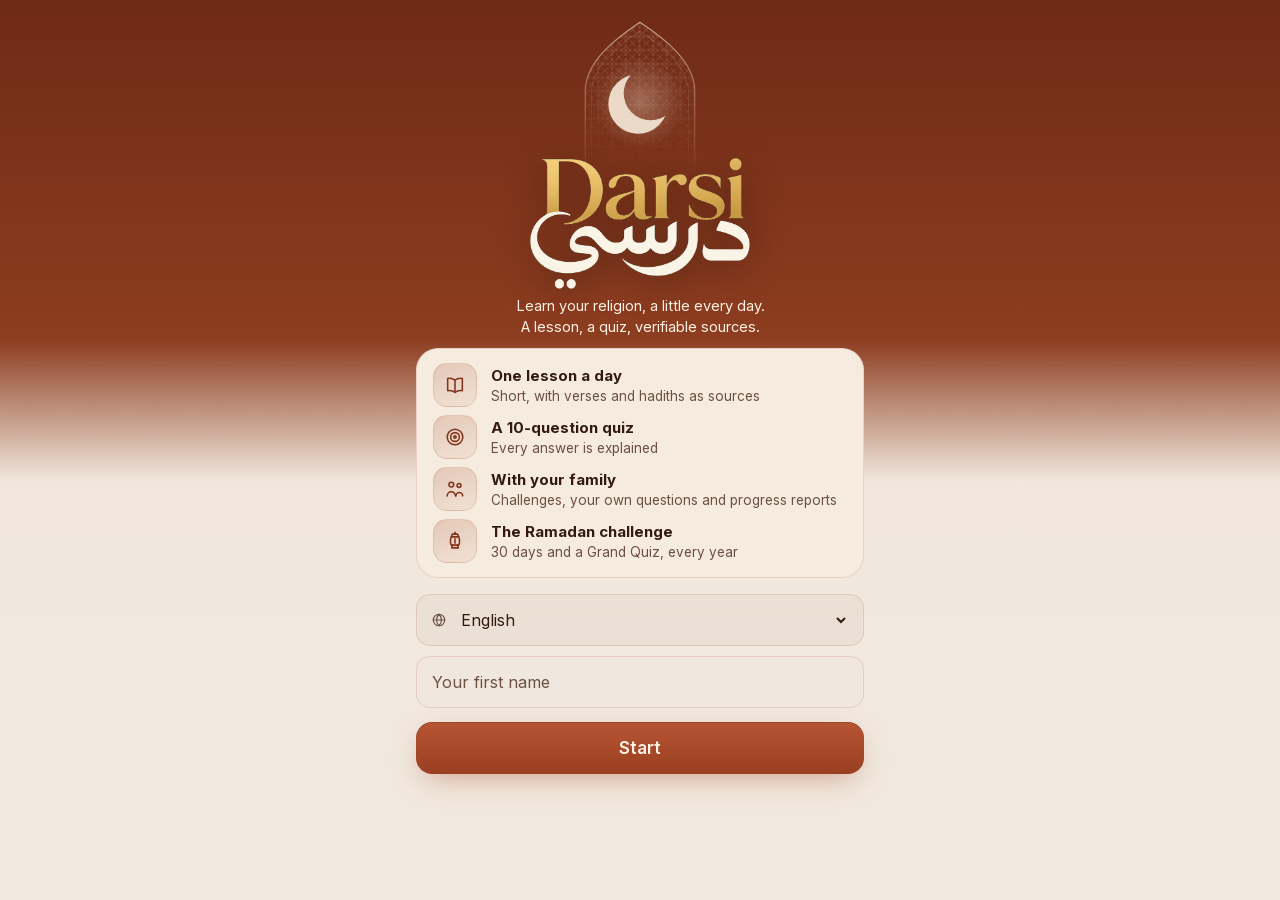
<file: index.html>
<!doctype html>
<html lang="fr">
<head>
<meta charset="utf-8">
<meta name="viewport" content="width=device-width,initial-scale=1,viewport-fit=cover">
<meta name="theme-color" content="#6f2a15">
<title>Darsi</title>
<link rel="icon" href="favicon.png"><link rel="apple-touch-icon" href="pwa/apple-touch-icon.png">
<!-- Web app (PWA) : installable depuis Safari (iPhone) ou Chrome, fonctionne hors connexion (sw.js, créé par outils/preparer_web.sh) -->
<link rel="manifest" href="pwa/manifest.webmanifest">
<meta name="apple-mobile-web-app-capable" content="yes"><meta name="mobile-web-app-capable" content="yes">
<meta name="apple-mobile-web-app-status-bar-style" content="black-translucent"><meta name="apple-mobile-web-app-title" content="Darsi"><!-- nom : voir NOM_APP dans js/structure.js -->
<link rel="stylesheet" href="css/polices/polices.css?v=f9f77bb41e02">
<link rel="stylesheet" href="css/nour.css?v=f9f77bb41e02">
<script src="js/theme.js?v=f9f77bb41e02"></script><!-- avant l'affichage : pas d'éclair clair en mode sombre -->
</head>
<body>
<!-- Animation d'ouverture JINA Studios : jouée en premier à chaque lancement, puis on entre dans l'appli (js/app.js, finIntro) -->
<div id="intro"><video id="intro-v" src="media/intro.mp4" poster="media/intro-debut.jpg" muted playsinline webkit-playsinline autoplay preload="auto" disablepictureinpicture></video><div class="op-skip">Touche pour passer</div></div>
<div class="ciel" id="ciel"></div>
<div class="motif"></div>
<div id="haut"></div>
<div class="app">
  <section class="ecran" id="e-bienvenue"></section>
  <section class="ecran" id="e-accueil"></section>
  <section class="ecran" id="e-theme"></section>
  <section class="ecran" id="e-ramadan"></section>
  <section class="ecran" id="e-lecon"></section>
  <section class="ecran" id="e-quiz"></section>
  <section class="ecran" id="e-resultat"></section>
  <section class="ecran" id="e-bilan"></section>
  <section class="ecran" id="e-famille"></section>
  <section class="ecran" id="e-ajout"></section>
  <section class="ecran" id="e-question"></section>
  <section class="ecran" id="e-relais"></section>
  <section class="ecran" id="e-classement"></section>
  <section class="ecran" id="e-parametres"></section>
  <section class="ecran" id="e-doc"></section>
  <section class="ecran" id="e-calendrier"></section>
  <section class="ecran" id="e-recap"></section>
  <section class="ecran" id="e-qibla"></section>
  <section class="ecran" id="e-invocations"></section>
  <section class="ecran" id="e-invocation"></section>
  <section class="ecran" id="e-parcours"></section>
  <section class="ecran" id="e-distinctions"></section>
  <section class="ecran" id="e-boite"></section>
  <section class="ecran" id="e-boite-poser"></section>
  <section class="ecran" id="e-imam"></section>
  <section class="ecran" id="e-imam-poser"></section>
  <section class="ecran" id="e-mosquees"></section>
  <section class="ecran" id="e-espace-imam"></section>
  <section class="ecran" id="e-decouvrir"></section>
</div>
<nav class="onglets" id="onglets"></nav>
<script src="js/icones.js?v=f9f77bb41e02"></script>
<script src="js/i18n.js?v=f9f77bb41e02"></script>
<script src="js/structure.js?v=f9f77bb41e02"></script>
<script src="js/sources.js?v=f9f77bb41e02"></script>
<script src="contenu/rappels.js?v=f9f77bb41e02"></script>
<script src="contenu/fr.js?v=f9f77bb41e02"></script>
<script src="contenu/fr-expert.js?v=f9f77bb41e02"></script>
<script src="contenu/fr-plus.js?v=f9f77bb41e02"></script>
<script src="contenu/legal-fr.js?v=f9f77bb41e02"></script>
<script src="contenu/calendrier-fr.js?v=f9f77bb41e02"></script>
<script src="contenu/invocations-fr.js?v=f9f77bb41e02"></script>
<script src="contenu/en.js?v=f9f77bb41e02"></script><script src="contenu/en-expert.js?v=f9f77bb41e02"></script><script src="contenu/legal-en.js?v=f9f77bb41e02"></script><script src="contenu/calendrier-en.js?v=f9f77bb41e02"></script><script src="contenu/invocations-en.js?v=f9f77bb41e02"></script>
<script src="contenu/ar.js?v=f9f77bb41e02"></script><script src="contenu/ar-expert.js?v=f9f77bb41e02"></script><script src="contenu/legal-ar.js?v=f9f77bb41e02"></script><script src="contenu/calendrier-ar.js?v=f9f77bb41e02"></script><script src="contenu/invocations-ar.js?v=f9f77bb41e02"></script>
<script src="contenu/id.js?v=f9f77bb41e02"></script><script src="contenu/id-expert.js?v=f9f77bb41e02"></script><script src="contenu/legal-id.js?v=f9f77bb41e02"></script><script src="contenu/calendrier-id.js?v=f9f77bb41e02"></script><script src="contenu/invocations-id.js?v=f9f77bb41e02"></script>
<script src="contenu/tr.js?v=f9f77bb41e02"></script><script src="contenu/tr-expert.js?v=f9f77bb41e02"></script><script src="contenu/legal-tr.js?v=f9f77bb41e02"></script><script src="contenu/calendrier-tr.js?v=f9f77bb41e02"></script><script src="contenu/invocations-tr.js?v=f9f77bb41e02"></script>
<script src="contenu/de.js?v=f9f77bb41e02"></script><script src="contenu/de-expert.js?v=f9f77bb41e02"></script><script src="contenu/legal-de.js?v=f9f77bb41e02"></script><script src="contenu/calendrier-de.js?v=f9f77bb41e02"></script><script src="contenu/invocations-de.js?v=f9f77bb41e02"></script>
<script src="contenu/nl.js?v=f9f77bb41e02"></script><script src="contenu/nl-expert.js?v=f9f77bb41e02"></script><script src="contenu/legal-nl.js?v=f9f77bb41e02"></script><script src="contenu/calendrier-nl.js?v=f9f77bb41e02"></script><script src="contenu/invocations-nl.js?v=f9f77bb41e02"></script>
<script src="contenu/es.js?v=f9f77bb41e02"></script><script src="contenu/es-expert.js?v=f9f77bb41e02"></script><script src="contenu/legal-es.js?v=f9f77bb41e02"></script><script src="contenu/calendrier-es.js?v=f9f77bb41e02"></script><script src="contenu/invocations-es.js?v=f9f77bb41e02"></script>
<script src="contenu/it.js?v=f9f77bb41e02"></script><script src="contenu/it-expert.js?v=f9f77bb41e02"></script><script src="contenu/legal-it.js?v=f9f77bb41e02"></script><script src="contenu/calendrier-it.js?v=f9f77bb41e02"></script><script src="contenu/invocations-it.js?v=f9f77bb41e02"></script>
<script src="js/geomag.js?v=f9f77bb41e02"></script>
<script src="js/fonds-mini.js?v=f9f77bb41e02"></script>
<script src="js/partage.js?v=f9f77bb41e02"></script>
<script src="js/decouvrir.js?v=f9f77bb41e02"></script>
<script src="js/app.js?v=f9f77bb41e02"></script>
<script src="js/en_ligne.js?v=f9f77bb41e02"></script>
<script src="js/signaler.js?v=f9f77bb41e02"></script>
<script src="js/imam.js?v=f9f77bb41e02"></script>
<script src="js/groupes.js?v=f9f77bb41e02"></script>
<script src="js/ramadan-soir.js?v=f9f77bb41e02"></script>
<script src="js/invitation.js?v=f9f77bb41e02"></script>
<script src="js/tirer.js?v=f9f77bb41e02"></script>
<script src="js/pwa.js?v=f9f77bb41e02"></script>
</body>
</html>
</file>
<file: css/polices/polices.css>
/* Polices embarquées (aucun appel à Google). Amiri, Fraunces, Inter, Tajawal : licence SIL Open Font License 1.1 */
@font-face {
  font-family: 'Amiri';
  font-style: normal;
  font-weight: 400;
  font-display: swap;
  src: url(amiri-arabic-bd662c.woff2) format('woff2');
  unicode-range: U+0600-06FF, U+0750-077F, U+0870-0891, U+0897-08E1, U+08E3-08FF, U+200C-200E, U+2010-2011, U+204F, U+2E41, U+FB50-FDFF, U+FE70-FE74, U+FE76-FEFC, U+102E0-102FB, U+10E60-10E7E, U+10EC2-10EC7, U+10EC9-10EEE, U+10EF0-10EFF, U+1EE00-1EE03, U+1EE05-1EE1F, U+1EE21-1EE22, U+1EE24, U+1EE27, U+1EE29-1EE32, U+1EE34-1EE37, U+1EE39, U+1EE3B, U+1EE42, U+1EE47, U+1EE49, U+1EE4B, U+1EE4D-1EE4F, U+1EE51-1EE52, U+1EE54, U+1EE57, U+1EE59, U+1EE5B, U+1EE5D, U+1EE5F, U+1EE61-1EE62, U+1EE64, U+1EE67-1EE6A, U+1EE6C-1EE72, U+1EE74-1EE77, U+1EE79-1EE7C, U+1EE7E, U+1EE80-1EE89, U+1EE8B-1EE9B, U+1EEA1-1EEA3, U+1EEA5-1EEA9, U+1EEAB-1EEBB, U+1EEF0-1EEF1;
}
@font-face {
  font-family: 'Amiri';
  font-style: normal;
  font-weight: 400;
  font-display: swap;
  src: url(amiri-latin-ext-c417e9.woff2) format('woff2');
  unicode-range: U+0100-02BA, U+02BD-02C5, U+02C7-02CC, U+02CE-02D7, U+02DD-02FF, U+0304, U+0308, U+0329, U+1D00-1DBF, U+1E00-1E9F, U+1EF2-1EFF, U+2020, U+20A0-20AB, U+20AD-20C4, U+2113, U+2C60-2C7F, U+A720-A7FF;
}
@font-face {
  font-family: 'Amiri';
  font-style: normal;
  font-weight: 400;
  font-display: swap;
  src: url(amiri-latin-cea212.woff2) format('woff2');
  unicode-range: U+0000-00FF, U+0131, U+0152-0153, U+02BB-02BC, U+02C6, U+02DA, U+02DC, U+0304, U+0308, U+0329, U+2000-206F, U+20AC, U+2122, U+2191, U+2193, U+2212, U+2215, U+FEFF, U+FFFD;
}
@font-face {
  font-family: 'Amiri';
  font-style: normal;
  font-weight: 700;
  font-display: swap;
  src: url(amiri-arabic-dcbe32.woff2) format('woff2');
  unicode-range: U+0600-06FF, U+0750-077F, U+0870-0891, U+0897-08E1, U+08E3-08FF, U+200C-200E, U+2010-2011, U+204F, U+2E41, U+FB50-FDFF, U+FE70-FE74, U+FE76-FEFC, U+102E0-102FB, U+10E60-10E7E, U+10EC2-10EC7, U+10EC9-10EEE, U+10EF0-10EFF, U+1EE00-1EE03, U+1EE05-1EE1F, U+1EE21-1EE22, U+1EE24, U+1EE27, U+1EE29-1EE32, U+1EE34-1EE37, U+1EE39, U+1EE3B, U+1EE42, U+1EE47, U+1EE49, U+1EE4B, U+1EE4D-1EE4F, U+1EE51-1EE52, U+1EE54, U+1EE57, U+1EE59, U+1EE5B, U+1EE5D, U+1EE5F, U+1EE61-1EE62, U+1EE64, U+1EE67-1EE6A, U+1EE6C-1EE72, U+1EE74-1EE77, U+1EE79-1EE7C, U+1EE7E, U+1EE80-1EE89, U+1EE8B-1EE9B, U+1EEA1-1EEA3, U+1EEA5-1EEA9, U+1EEAB-1EEBB, U+1EEF0-1EEF1;
}
@font-face {
  font-family: 'Amiri';
  font-style: normal;
  font-weight: 700;
  font-display: swap;
  src: url(amiri-latin-ext-64001b.woff2) format('woff2');
  unicode-range: U+0100-02BA, U+02BD-02C5, U+02C7-02CC, U+02CE-02D7, U+02DD-02FF, U+0304, U+0308, U+0329, U+1D00-1DBF, U+1E00-1E9F, U+1EF2-1EFF, U+2020, U+20A0-20AB, U+20AD-20C4, U+2113, U+2C60-2C7F, U+A720-A7FF;
}
@font-face {
  font-family: 'Amiri';
  font-style: normal;
  font-weight: 700;
  font-display: swap;
  src: url(amiri-latin-a5e2ba.woff2) format('woff2');
  unicode-range: U+0000-00FF, U+0131, U+0152-0153, U+02BB-02BC, U+02C6, U+02DA, U+02DC, U+0304, U+0308, U+0329, U+2000-206F, U+20AC, U+2122, U+2191, U+2193, U+2212, U+2215, U+FEFF, U+FFFD;
}
@font-face {
  font-family: 'Fraunces';
  font-style: normal;
  font-weight: 600;
  font-display: swap;
  src: url(fraunces-latin-ext-359211.woff2) format('woff2');
  unicode-range: U+0100-02BA, U+02BD-02C5, U+02C7-02CC, U+02CE-02D7, U+02DD-02FF, U+0304, U+0308, U+0329, U+1D00-1DBF, U+1E00-1E9F, U+1EF2-1EFF, U+2020, U+20A0-20AB, U+20AD-20C4, U+2113, U+2C60-2C7F, U+A720-A7FF;
}
@font-face {
  font-family: 'Fraunces';
  font-style: normal;
  font-weight: 600;
  font-display: swap;
  src: url(fraunces-latin-5d2835.woff2) format('woff2');
  unicode-range: U+0000-00FF, U+0131, U+0152-0153, U+02BB-02BC, U+02C6, U+02DA, U+02DC, U+0304, U+0308, U+0329, U+2000-206F, U+20AC, U+2122, U+2191, U+2193, U+2212, U+2215, U+FEFF, U+FFFD;
}
@font-face {
  font-family: 'Fraunces';
  font-style: normal;
  font-weight: 700;
  font-display: swap;
  src: url(fraunces-latin-ext-359211.woff2) format('woff2');
  unicode-range: U+0100-02BA, U+02BD-02C5, U+02C7-02CC, U+02CE-02D7, U+02DD-02FF, U+0304, U+0308, U+0329, U+1D00-1DBF, U+1E00-1E9F, U+1EF2-1EFF, U+2020, U+20A0-20AB, U+20AD-20C4, U+2113, U+2C60-2C7F, U+A720-A7FF;
}
@font-face {
  font-family: 'Fraunces';
  font-style: normal;
  font-weight: 700;
  font-display: swap;
  src: url(fraunces-latin-5d2835.woff2) format('woff2');
  unicode-range: U+0000-00FF, U+0131, U+0152-0153, U+02BB-02BC, U+02C6, U+02DA, U+02DC, U+0304, U+0308, U+0329, U+2000-206F, U+20AC, U+2122, U+2191, U+2193, U+2212, U+2215, U+FEFF, U+FFFD;
}
@font-face {
  font-family: 'Inter';
  font-style: normal;
  font-weight: 400;
  font-display: swap;
  src: url(inter-latin-ext-01ba6c.woff2) format('woff2');
  unicode-range: U+0100-02BA, U+02BD-02C5, U+02C7-02CC, U+02CE-02D7, U+02DD-02FF, U+0304, U+0308, U+0329, U+1D00-1DBF, U+1E00-1E9F, U+1EF2-1EFF, U+2020, U+20A0-20AB, U+20AD-20C4, U+2113, U+2C60-2C7F, U+A720-A7FF;
}
@font-face {
  font-family: 'Inter';
  font-style: normal;
  font-weight: 400;
  font-display: swap;
  src: url(inter-latin-65850a.woff2) format('woff2');
  unicode-range: U+0000-00FF, U+0131, U+0152-0153, U+02BB-02BC, U+02C6, U+02DA, U+02DC, U+0304, U+0308, U+0329, U+2000-206F, U+20AC, U+2122, U+2191, U+2193, U+2212, U+2215, U+FEFF, U+FFFD;
}
@font-face {
  font-family: 'Inter';
  font-style: normal;
  font-weight: 500;
  font-display: swap;
  src: url(inter-latin-ext-01ba6c.woff2) format('woff2');
  unicode-range: U+0100-02BA, U+02BD-02C5, U+02C7-02CC, U+02CE-02D7, U+02DD-02FF, U+0304, U+0308, U+0329, U+1D00-1DBF, U+1E00-1E9F, U+1EF2-1EFF, U+2020, U+20A0-20AB, U+20AD-20C4, U+2113, U+2C60-2C7F, U+A720-A7FF;
}
@font-face {
  font-family: 'Inter';
  font-style: normal;
  font-weight: 500;
  font-display: swap;
  src: url(inter-latin-65850a.woff2) format('woff2');
  unicode-range: U+0000-00FF, U+0131, U+0152-0153, U+02BB-02BC, U+02C6, U+02DA, U+02DC, U+0304, U+0308, U+0329, U+2000-206F, U+20AC, U+2122, U+2191, U+2193, U+2212, U+2215, U+FEFF, U+FFFD;
}
@font-face {
  font-family: 'Inter';
  font-style: normal;
  font-weight: 600;
  font-display: swap;
  src: url(inter-latin-ext-01ba6c.woff2) format('woff2');
  unicode-range: U+0100-02BA, U+02BD-02C5, U+02C7-02CC, U+02CE-02D7, U+02DD-02FF, U+0304, U+0308, U+0329, U+1D00-1DBF, U+1E00-1E9F, U+1EF2-1EFF, U+2020, U+20A0-20AB, U+20AD-20C4, U+2113, U+2C60-2C7F, U+A720-A7FF;
}
@font-face {
  font-family: 'Inter';
  font-style: normal;
  font-weight: 600;
  font-display: swap;
  src: url(inter-latin-65850a.woff2) format('woff2');
  unicode-range: U+0000-00FF, U+0131, U+0152-0153, U+02BB-02BC, U+02C6, U+02DA, U+02DC, U+0304, U+0308, U+0329, U+2000-206F, U+20AC, U+2122, U+2191, U+2193, U+2212, U+2215, U+FEFF, U+FFFD;
}
@font-face {
  font-family: 'Inter';
  font-style: normal;
  font-weight: 700;
  font-display: swap;
  src: url(inter-latin-ext-01ba6c.woff2) format('woff2');
  unicode-range: U+0100-02BA, U+02BD-02C5, U+02C7-02CC, U+02CE-02D7, U+02DD-02FF, U+0304, U+0308, U+0329, U+1D00-1DBF, U+1E00-1E9F, U+1EF2-1EFF, U+2020, U+20A0-20AB, U+20AD-20C4, U+2113, U+2C60-2C7F, U+A720-A7FF;
}
@font-face {
  font-family: 'Inter';
  font-style: normal;
  font-weight: 700;
  font-display: swap;
  src: url(inter-latin-65850a.woff2) format('woff2');
  unicode-range: U+0000-00FF, U+0131, U+0152-0153, U+02BB-02BC, U+02C6, U+02DA, U+02DC, U+0304, U+0308, U+0329, U+2000-206F, U+20AC, U+2122, U+2191, U+2193, U+2212, U+2215, U+FEFF, U+FFFD;
}
@font-face {
  font-family: 'Tajawal';
  font-style: normal;
  font-weight: 400;
  font-display: swap;
  src: url(tajawal-arabic-69e227.woff2) format('woff2');
  unicode-range: U+0600-06FF, U+0750-077F, U+0870-0891, U+0897-08E1, U+08E3-08FF, U+200C-200E, U+2010-2011, U+204F, U+2E41, U+FB50-FDFF, U+FE70-FE74, U+FE76-FEFC, U+102E0-102FB, U+10E60-10E7E, U+10EC2-10EC7, U+10EC9-10EEE, U+10EF0-10EFF, U+1EE00-1EE03, U+1EE05-1EE1F, U+1EE21-1EE22, U+1EE24, U+1EE27, U+1EE29-1EE32, U+1EE34-1EE37, U+1EE39, U+1EE3B, U+1EE42, U+1EE47, U+1EE49, U+1EE4B, U+1EE4D-1EE4F, U+1EE51-1EE52, U+1EE54, U+1EE57, U+1EE59, U+1EE5B, U+1EE5D, U+1EE5F, U+1EE61-1EE62, U+1EE64, U+1EE67-1EE6A, U+1EE6C-1EE72, U+1EE74-1EE77, U+1EE79-1EE7C, U+1EE7E, U+1EE80-1EE89, U+1EE8B-1EE9B, U+1EEA1-1EEA3, U+1EEA5-1EEA9, U+1EEAB-1EEBB, U+1EEF0-1EEF1;
}
@font-face {
  font-family: 'Tajawal';
  font-style: normal;
  font-weight: 400;
  font-display: swap;
  src: url(tajawal-latin-fc0025.woff2) format('woff2');
  unicode-range: U+0000-00FF, U+0131, U+0152-0153, U+02BB-02BC, U+02C6, U+02DA, U+02DC, U+0304, U+0308, U+0329, U+2000-206F, U+20AC, U+2122, U+2191, U+2193, U+2212, U+2215, U+FEFF, U+FFFD;
}
@font-face {
  font-family: 'Tajawal';
  font-style: normal;
  font-weight: 500;
  font-display: swap;
  src: url(tajawal-arabic-cd125f.woff2) format('woff2');
  unicode-range: U+0600-06FF, U+0750-077F, U+0870-0891, U+0897-08E1, U+08E3-08FF, U+200C-200E, U+2010-2011, U+204F, U+2E41, U+FB50-FDFF, U+FE70-FE74, U+FE76-FEFC, U+102E0-102FB, U+10E60-10E7E, U+10EC2-10EC7, U+10EC9-10EEE, U+10EF0-10EFF, U+1EE00-1EE03, U+1EE05-1EE1F, U+1EE21-1EE22, U+1EE24, U+1EE27, U+1EE29-1EE32, U+1EE34-1EE37, U+1EE39, U+1EE3B, U+1EE42, U+1EE47, U+1EE49, U+1EE4B, U+1EE4D-1EE4F, U+1EE51-1EE52, U+1EE54, U+1EE57, U+1EE59, U+1EE5B, U+1EE5D, U+1EE5F, U+1EE61-1EE62, U+1EE64, U+1EE67-1EE6A, U+1EE6C-1EE72, U+1EE74-1EE77, U+1EE79-1EE7C, U+1EE7E, U+1EE80-1EE89, U+1EE8B-1EE9B, U+1EEA1-1EEA3, U+1EEA5-1EEA9, U+1EEAB-1EEBB, U+1EEF0-1EEF1;
}
@font-face {
  font-family: 'Tajawal';
  font-style: normal;
  font-weight: 500;
  font-display: swap;
  src: url(tajawal-latin-fc627d.woff2) format('woff2');
  unicode-range: U+0000-00FF, U+0131, U+0152-0153, U+02BB-02BC, U+02C6, U+02DA, U+02DC, U+0304, U+0308, U+0329, U+2000-206F, U+20AC, U+2122, U+2191, U+2193, U+2212, U+2215, U+FEFF, U+FFFD;
}
@font-face {
  font-family: 'Tajawal';
  font-style: normal;
  font-weight: 700;
  font-display: swap;
  src: url(tajawal-arabic-9dedb6.woff2) format('woff2');
  unicode-range: U+0600-06FF, U+0750-077F, U+0870-0891, U+0897-08E1, U+08E3-08FF, U+200C-200E, U+2010-2011, U+204F, U+2E41, U+FB50-FDFF, U+FE70-FE74, U+FE76-FEFC, U+102E0-102FB, U+10E60-10E7E, U+10EC2-10EC7, U+10EC9-10EEE, U+10EF0-10EFF, U+1EE00-1EE03, U+1EE05-1EE1F, U+1EE21-1EE22, U+1EE24, U+1EE27, U+1EE29-1EE32, U+1EE34-1EE37, U+1EE39, U+1EE3B, U+1EE42, U+1EE47, U+1EE49, U+1EE4B, U+1EE4D-1EE4F, U+1EE51-1EE52, U+1EE54, U+1EE57, U+1EE59, U+1EE5B, U+1EE5D, U+1EE5F, U+1EE61-1EE62, U+1EE64, U+1EE67-1EE6A, U+1EE6C-1EE72, U+1EE74-1EE77, U+1EE79-1EE7C, U+1EE7E, U+1EE80-1EE89, U+1EE8B-1EE9B, U+1EEA1-1EEA3, U+1EEA5-1EEA9, U+1EEAB-1EEBB, U+1EEF0-1EEF1;
}
@font-face {
  font-family: 'Tajawal';
  font-style: normal;
  font-weight: 700;
  font-display: swap;
  src: url(tajawal-latin-ae2ff2.woff2) format('woff2');
  unicode-range: U+0000-00FF, U+0131, U+0152-0153, U+02BB-02BC, U+02C6, U+02DA, U+02DC, U+0304, U+0308, U+0329, U+2000-206F, U+20AC, U+2122, U+2191, U+2193, U+2212, U+2215, U+FEFF, U+FFFD;
}
</file>
<file: css/nour.css>
:root{
  /* 2026-11-20 : marges des barres système. Android (Capacitor) les donne dans --safe-area-inset-*, certains
     WebView ne remplissent pas env() : on prend la plus grande des deux, sinon la barre d'onglets passe sous les boutons Android. */
  --sb:max(env(safe-area-inset-bottom,0px),var(--safe-area-inset-bottom,0px));--st:max(env(safe-area-inset-top,0px),var(--safe-area-inset-top,0px));
  --nuit:#f1e8de; --nuit2:#efe4d9; --nuit3:#ede0d2;
  --verre:rgba(120,60,35,.045); --bord:rgba(169,78,45,.16);
  --or:#a94e2d; --or2:#a94e2d; --or-fonce:#b98d3e;
  --texte:#37221b; --doux:#705248; --vert:#705248; --rouge:#ec7d7d;
  --titre:"Fraunces",Georgia,serif; --corps:"Inter",-apple-system,BlinkMacSystemFont,"Segoe UI",sans-serif;
  --arabe:"Amiri","Geeza Pro","Traditional Arabic",serif;
}
*{box-sizing:border-box;margin:0;padding:0;-webkit-tap-highlight-color:transparent}
html{background:var(--nuit)}
body{background:var(--nuit);color:var(--texte);font-family:var(--corps);min-height:100vh;
  padding:var(--st) 0 var(--sb);-webkit-font-smoothing:antialiased}

/* ---------- Décor : ciel, motif, lune, mosquée ---------- */
.ciel{position:fixed;inset:0;z-index:0;pointer-events:none;
  background:radial-gradient(90% 55% at 70% 0%,#e6d4c2 0%,rgba(230,212,194,0) 70%),
             radial-gradient(70% 40% at 10% 10%,#eadacb 0%,rgba(234,218,203,0) 70%),
             linear-gradient(180deg,#eee1d5 0%,var(--nuit) 70%)}
.ciel svg{position:absolute;inset:0;width:100%;height:100%}
.motif{position:fixed;inset:0;z-index:0;pointer-events:none;opacity:.06;
  background-image:url("data:image/svg+xml,%3Csvg xmlns='http://www.w3.org/2000/svg' width='64' height='64' viewBox='0 0 64 64'%3E%3Cg fill='none' stroke='%23a94e2d' stroke-width='1'%3E%3Cpath d='M32 10l6.4 15.6L54 32l-15.6 6.4L32 54l-6.4-15.6L10 32l15.6-6.4z'/%3E%3Crect x='19' y='19' width='26' height='26' transform='rotate(45 32 32)'/%3E%3Crect x='19' y='19' width='26' height='26'/%3E%3C/g%3E%3C/svg%3E");
  -webkit-mask-image:linear-gradient(180deg,#000 0%,transparent 55%);mask-image:linear-gradient(180deg,#000 0%,transparent 55%)}
.scintille{animation:scintille 3.5s ease-in-out infinite}
@keyframes scintille{0%,100%{opacity:.25}50%{opacity:1}}

.app{position:relative;z-index:1;max-width:480px;margin:0 auto;padding:12px 16px 48px}
.ecran{display:none;animation:entre .4s cubic-bezier(.2,.8,.2,1)}
.ecran.actif{display:block}
@keyframes entre{from{opacity:0;transform:translateY(12px)}to{opacity:1;transform:none}}

/* ---------- Typo ---------- */
h1{font-family:var(--titre);font-size:32px;font-weight:700;letter-spacing:-.3px;line-height:1.15}
h2{font-family:var(--titre);font-size:24px;font-weight:700;line-height:1.25;margin-bottom:6px}
.or{color:var(--or)}
.doux{color:var(--doux)}
.surtitre{font-size:12px;text-transform:uppercase;letter-spacing:1.6px;color:var(--or);font-weight:600;display:flex;align-items:center;gap:6px}
.petit{font-size:13px;color:var(--doux);margin-top:4px}

/* ---------- Icônes ---------- */
.ic{width:22px;height:22px;flex:none;fill:none;stroke:currentColor;stroke-width:1.7;stroke-linecap:round;stroke-linejoin:round;vertical-align:middle}
.ic.sm{width:16px;height:16px}.ic.lg{width:28px;height:28px}.ic.xl{width:40px;height:40px;stroke-width:1.4}
.pastille{width:44px;height:44px;flex:none;border-radius:14px;display:flex;align-items:center;justify-content:center;
  background:linear-gradient(160deg,rgba(169,78,45,.22),rgba(169,78,45,.06));color:var(--or2);border:1px solid var(--bord)}

/* ---------- Composants ---------- */
.carte{background:var(--verre);border:1px solid var(--bord);border-radius:22px;padding:18px;margin-top:14px;
  -webkit-backdrop-filter:blur(14px);backdrop-filter:blur(14px)}
.btn{display:flex;align-items:center;justify-content:center;gap:10px;width:100%;border:0;border-radius:16px;padding:16px;
  font:600 17px var(--corps);background:linear-gradient(180deg,var(--or2),var(--or) 55%,var(--or-fonce));color:#251a05;
  cursor:pointer;margin-top:14px;box-shadow:0 10px 30px -10px rgba(169,78,45,.55),inset 0 1px 0 rgba(120,60,35,.5);
  transition:transform .12s}
.btn:active{transform:scale(.97)}
.btn.sec{background:var(--verre);color:var(--texte);border:1px solid var(--bord);box-shadow:none}
.btn.sec .ic{color:var(--or)}
.retour{display:inline-flex;align-items:center;gap:4px;background:none;border:0;color:var(--doux);font:500 16px var(--corps);padding:8px 0;cursor:pointer}
input,select,textarea{width:100%;padding:15px;border-radius:14px;border:1px solid var(--bord);background:rgba(241,232,222,.6);
  color:var(--texte);font:16px var(--corps);margin-top:10px;outline:none}
input:focus,select:focus,textarea:focus{border-color:var(--or)}
textarea{min-height:84px;resize:vertical}
label{display:block;margin-top:16px;font-weight:600;font-size:14px}

/* ---------- Bienvenue ---------- */
.heros{text-align:center;padding:28px 0 8px}
.heros svg{width:180px;height:180px}
.etapes{display:grid;gap:12px;margin-top:4px}
.etape{display:flex;align-items:center;gap:14px}
.etape b{display:block;font-size:15px}
.etape span{font-size:13.5px;color:var(--doux)}

/* ---------- Accueil ---------- */
.entete{display:flex;justify-content:space-between;align-items:flex-start;padding-top:8px}
.entete .lunette svg{width:64px;height:64px}
.stats{display:grid;grid-template-columns:repeat(3,1fr);gap:10px;margin-top:16px}
.stat{background:var(--verre);border:1px solid var(--bord);border-radius:18px;padding:12px 10px;text-align:center}
.stat .ic{color:var(--or)}
.stat b{display:block;font:700 22px var(--titre);margin-top:4px}
.stat span{font-size:12px;color:var(--doux)}
.jour-du{position:relative;overflow:hidden;background:linear-gradient(150deg,rgba(169,78,45,.16),rgba(120,60,35,.03) 60%)}
.jour-du .deco{position:absolute;right:-18px;top:-18px;width:120px;height:120px;color:var(--or);opacity:.12}
.duo{display:grid;grid-template-columns:1fr 1fr;gap:10px;margin-top:14px}
.duo .btn{margin-top:0;font-size:15px;padding:14px 8px}
.grille{display:grid;grid-template-columns:repeat(6,1fr);gap:9px;margin-top:14px}
.case{aspect-ratio:1;border-radius:50%;background:rgba(120,60,35,.04);border:1px solid rgba(120,60,35,.06);
  display:flex;align-items:center;justify-content:center;font:600 15px var(--corps);color:var(--doux);cursor:pointer;position:relative}
.case.ouvert{color:var(--texte);border:1.5px solid var(--or)}
.case.ok{background:linear-gradient(160deg,var(--or2),var(--or-fonce));color:#251a05;border:0}
.case.verrou{opacity:.4;cursor:default}
.case.final{background:radial-gradient(circle at 30% 30%,#e4d0bd,#eee2d5);border:1.5px solid var(--or);color:var(--or2)}
.case .nuit{position:absolute;top:-2px;right:-2px;width:12px;height:12px;color:var(--or2)}
.legende{display:flex;gap:14px;flex-wrap:wrap;margin-top:12px;font-size:12px;color:var(--doux)}
.legende span{display:flex;align-items:center;gap:5px}
.badges{display:grid;grid-template-columns:repeat(3,1fr);gap:10px;margin-top:12px}
.badge{text-align:center;font-size:12px;color:var(--doux)}
.badge .medaillon{width:54px;height:54px;margin:0 auto 6px;border-radius:50%;display:flex;align-items:center;justify-content:center;
  background:radial-gradient(circle at 35% 30%,rgba(169,78,45,.35),rgba(169,78,45,.08));border:1.5px solid var(--or);color:var(--or2)}
.badge.non .medaillon{background:rgba(120,60,35,.03);border:1.5px dashed rgba(120,60,35,.15);color:rgba(120,60,35,.25)}
.badge.non{opacity:1!important}

/* ---------- Leçon ---------- */
.lecon p.txt{line-height:1.7;margin-top:12px;font-size:16.5px;color:#37221b}
.retenir{display:flex;gap:12px;align-items:flex-start;background:rgba(169,78,45,.1);border:1px solid var(--bord);
  border-radius:16px;padding:14px;margin-top:18px;font-weight:600;line-height:1.5}
.retenir .ic{color:var(--or)}

/* ---------- Sources ---------- */
.sources{margin-top:14px;display:grid;gap:10px}
.source{border-radius:16px;padding:14px 16px;background:rgba(241,232,222,.55);border:1px solid rgba(120,60,35,.07);border-left:3px solid var(--or)}
.source.h{border-left-color:var(--vert)}
.source.f{border-left-color:var(--doux)}
.src-tete{display:flex;align-items:center;gap:8px;font-size:12.5px;font-weight:600;color:var(--or);letter-spacing:.2px}
.source.h .src-tete{color:var(--vert)}
.source.f .src-tete{color:var(--doux)}
.ar{font-family:var(--arabe);font-size:24px;line-height:2;direction:rtl;text-align:right;margin-top:10px;color:#37221b}
.ph{font-style:italic;color:var(--or2);font-size:14.5px;line-height:1.55;margin-top:6px}
.tr{font-size:14.5px;line-height:1.6;margin-top:8px;color:#a94e2d}

/* ---------- Quiz ---------- */
.quiz-tete{display:flex;justify-content:space-between;align-items:center}
.chrono{display:flex;align-items:center;gap:5px;font-weight:700;color:var(--or)}
.barre{height:6px;background:rgba(120,60,35,.07);border-radius:6px;overflow:hidden;margin-top:12px}
.barre i{display:block;height:100%;background:linear-gradient(90deg,var(--or-fonce),var(--or2));border-radius:6px;transition:width .35s}
.compteur{font-size:13px;color:var(--doux);margin-top:18px}
.question{font-family:var(--titre);font-size:21px;font-weight:600;line-height:1.4;margin-top:6px}
.choix{display:flex;align-items:center;gap:12px;width:100%;text-align:left;padding:15px 16px;margin-top:10px;border-radius:16px;
  background:var(--verre);color:var(--texte);border:1px solid rgba(120,60,35,.08);font:500 16px var(--corps);cursor:pointer;transition:.15s}
.choix .lettre{width:28px;height:28px;flex:none;border-radius:50%;border:1px solid var(--bord);display:flex;align-items:center;justify-content:center;font-size:13px;color:var(--or)}
.choix.bon{background:rgba(181,84,48,.14);border-color:var(--vert)}
.choix.bon .lettre{background:var(--vert);border-color:var(--vert);color:#f1e8de}
.choix.faux{background:rgba(236,125,125,.12);border-color:var(--rouge)}
.choix.faux .lettre{background:var(--rouge);border-color:var(--rouge);color:#2b0b0b}
.choix:disabled{cursor:default}
.verdict{display:flex;align-items:center;gap:10px;font-weight:700;font-size:17px;margin-top:20px}
.verdict.bon{color:var(--vert)}.verdict.faux{color:var(--rouge)}
.explic{margin-top:8px;font-size:15.5px;line-height:1.6;color:#a94e2d}
.bas{position:sticky;bottom:0;padding:10px 0 calc(6px + var(--sb));
  background:linear-gradient(180deg,rgba(241,232,222,0),var(--nuit) 35%)}

/* ---------- Résultat ---------- */
.resultat{text-align:center;padding-top:24px}
.resultat svg.illu{width:150px;height:150px}
.resultat .gros{font:700 58px var(--titre);color:var(--or2);margin:6px 0 2px}

/* ---------- Bilan & famille ---------- */
.ligne-cat{margin-top:16px}
.ligne-cat:first-child{margin-top:0}
.ligne-cat .haut{display:flex;justify-content:space-between;align-items:center;font-size:15px;gap:8px}
.ligne-cat .haut span{display:flex;align-items:center;gap:8px}
.ligne-cat .haut .ic{color:var(--or)}
.membre{display:flex;align-items:center;gap:12px;padding:12px 0;border-bottom:1px solid rgba(120,60,35,.06);cursor:pointer}
.membre:last-of-type{border-bottom:0}
.membre .nom{flex:1;font-weight:600}
.avatar{width:44px;height:44px;flex:none;border-radius:50%;display:flex;align-items:center;justify-content:center;
  font:700 18px var(--titre);color:#1b1405;box-shadow:inset 0 -3px 0 rgba(0,0,0,.15)}
.avatar.grand{width:96px;height:96px;font-size:40px;margin:0 auto}
.puces{display:flex;flex-wrap:wrap;gap:6px;margin-top:8px}
.puce{display:flex;align-items:center;gap:6px;background:rgba(120,60,35,.05);border-radius:20px;padding:3px 10px 3px 3px;font-size:13px}
.puce .avatar{width:20px;height:20px;font-size:10px}
.couleurs{display:flex;flex-wrap:wrap;gap:10px;margin-top:10px}
.couleurs button{width:40px;height:40px;border-radius:50%;border:3px solid transparent;cursor:pointer}
.couleurs button.sel{border-color:var(--texte)}
.ligne-fort{display:flex;gap:12px;align-items:center;margin-top:10px}
.ligne-fort:first-child{margin-top:0}
.ligne-theme{display:flex;align-items:center;gap:14px;padding:12px 0;border-bottom:1px solid rgba(120,60,35,.06);cursor:pointer}
.ligne-theme:last-child{border-bottom:0}
.ligne-theme .milieu{flex:1}
.ligne-theme .barre{margin-top:8px;height:5px}
.ligne-lecon{display:flex;align-items:center;gap:14px;width:100%;text-align:left;padding:14px;margin-top:10px;border-radius:16px;
  background:var(--verre);border:1px solid rgba(120,60,35,.08);color:var(--texte);font:500 16px var(--corps);cursor:pointer}
.ligne-lecon .num{width:36px;height:36px;flex:none;border-radius:50%;display:flex;align-items:center;justify-content:center;
  border:1.5px solid var(--or);color:var(--or2);font-weight:700;font-size:14px}
.ligne-lecon.fait .num{background:linear-gradient(160deg,var(--or2),var(--or-fonce));color:#251a05;border:0}
.ligne-lecon.verrou{opacity:.45;cursor:default}
.ligne-lecon.verrou .num{border-color:rgba(120,60,35,.2);color:var(--doux)}
.ramadan-mini{display:flex;align-items:center;gap:14px;cursor:pointer}
.ramadan-mini .milieu{flex:1}
.ramadan-grand{position:relative;overflow:hidden;background:linear-gradient(150deg,rgba(169,78,45,.22),rgba(233,217,200,.5) 70%);border-color:rgba(169,78,45,.4)}
.ramadan-grand .illu{position:absolute;right:-24px;top:-24px;opacity:.9}
.etincelle{position:fixed;top:-12px;width:14px;height:14px;pointer-events:none;color:var(--or2);animation:tombe 2s linear forwards}
@keyframes tombe{to{transform:translateY(105vh) rotate(300deg);opacity:.5}}

/* ---------- Langues & RTL ---------- */
html[lang=ar] body{font-family:"Tajawal",var(--corps)}
html[lang=ar] h1,html[lang=ar] h2,html[lang=ar] .question{font-family:"Amiri",serif}
[dir=rtl] .ic.sens{transform:scaleX(-1)}
[dir=rtl] .choix{text-align:right}
[dir=rtl] .source{border-left:1px solid rgba(120,60,35,.07);border-right:3px solid var(--or)}
[dir=rtl] .source.h{border-right-color:var(--vert)}
[dir=rtl] .source.f{border-right-color:var(--doux)}
[dir=rtl] .jour-du .deco{right:auto;left:-18px}
[dir=rtl] .case .nuit{right:auto;left:-2px}
[dir=rtl] .ramadan-grand .illu{right:auto;left:-34px}
.langue{display:inline-flex;align-items:center;gap:4px;color:var(--doux);border:1px solid var(--bord);border-radius:20px;padding:2px 4px 2px 10px;background:var(--verre)}
.langue select{width:auto;margin:0;padding:5px 4px;border:0;background:transparent;color:var(--texte);font-size:13px}
.langue select option{background:var(--nuit2)}
.haut-droite{display:flex;justify-content:flex-end;padding-top:6px}
.entete-d{display:flex;flex-direction:column;align-items:flex-end;gap:6px}

/* ---------- Moucharabieh ---------- */
.heros-scene{position:relative;margin:0 auto}
.heros-scene .moucharabieh{position:absolute;left:0;top:0}
.heros-lune{position:absolute;left:50%;top:60%;transform:translate(-50%,-50%)}
.ramadan-grand .illu{position:absolute;right:-34px;top:-8px;opacity:.6;pointer-events:none}
.frise{height:12px;margin:12px 0 2px;opacity:.6;
  background:url("data:image/svg+xml,%3Csvg xmlns='http://www.w3.org/2000/svg' width='24' height='12' viewBox='0 0 24 12'%3E%3Cg fill='none' stroke='%23a94e2d' stroke-width='1'%3E%3Cpath d='M12 1.5l1.5 3 3 1.5-3 1.5-1.5 3-1.5-3-3-1.5 3-1.5z'/%3E%3Cpath d='M0 6h7.5M16.5 6H24'/%3E%3C/g%3E%3C/svg%3E") repeat-x center/24px 12px}

/* ---------- Sources ---------- */
.credit{font-size:11.5px;color:var(--doux);margin-top:8px}
.pliable{max-height:240px;overflow:hidden;position:relative}
.pliable::after{content:"";position:absolute;left:0;right:0;bottom:0;height:64px;background:linear-gradient(180deg,rgba(240,230,219,0),#f0e6db)}
.pliable.ouvert{max-height:none}.pliable.ouvert::after{display:none}
.lien{background:none;border:0;color:var(--or);font:600 13.5px var(--corps);padding:8px 0 0;cursor:pointer}
details{margin-top:10px}
summary{cursor:pointer;color:var(--or);font-weight:600;font-size:13.5px}
.petit-ar{font-size:20px}
.avis{background:rgba(169,78,45,.1);border:1px solid rgba(169,78,45,.3);border-radius:12px;padding:10px 12px;font-size:13.5px;margin-top:10px}
.rang{width:30px;height:30px;flex:none;border-radius:50%;border:1.5px solid var(--or);color:var(--or2);display:flex;align-items:center;justify-content:center;font-weight:700}
.ligne-clic{display:flex;align-items:center;gap:14px;cursor:pointer}
.ligne-clic .milieu{flex:1}

/* ---------- Dates & questions expert ---------- */
.dates{display:flex;flex-wrap:wrap;column-gap:14px;margin-top:4px;font-size:13px;color:var(--doux);line-height:1.55}
.dates .or{display:flex;align-items:center;gap:5px}
.tag-expert{display:inline-flex;align-items:center;gap:4px;margin-inline-start:8px;padding:2px 9px;border-radius:20px;
  background:linear-gradient(90deg,var(--or-fonce),var(--or));color:#251a05;font-size:11.5px;font-weight:700;vertical-align:middle}
.consigne{font-size:13.5px;color:var(--or2);margin-top:4px}
.choix.sel{border-color:var(--or);background:rgba(169,78,45,.12)}
.choix.sel .lettre{background:var(--or);border-color:var(--or);color:#251a05}
.choix.manque{border:1.5px dashed var(--vert)}
.choix.manque .lettre{border-color:var(--vert);color:var(--vert)}
.btn:disabled{opacity:.45;cursor:default}

/* ---------- Paramètres & documents ---------- */
.entete-boutons{display:flex;gap:8px;align-items:center}
.rond{width:38px;height:38px;flex:none;border-radius:50%;border:1px solid var(--bord);background:var(--verre);color:var(--or);display:flex;align-items:center;justify-content:center;cursor:pointer}
.titre-carte{font-family:var(--titre);font-size:18px;margin-bottom:4px}
.rangee{display:flex;gap:8px;align-items:stretch}
.rangee input{flex:1;min-width:0}
.btn.mini{width:auto;margin:10px 0 0;padding:0 18px;font-size:15px;white-space:nowrap}
.btn.danger{background:transparent;border:1px solid rgba(236,125,125,.5);color:var(--rouge);box-shadow:none;font-size:15px}
.pied{text-align:center;color:var(--doux);font-size:12.5px;margin-top:24px;line-height:1.6}
.doc h3{font-family:var(--titre);font-size:17px;margin-top:20px;color:var(--or2)}
.doc p{line-height:1.65;margin-top:8px;color:#a94e2d;font-size:15px}
.doc .maj{font-size:12.5px;color:var(--doux);margin-top:2px}

/* ---------- Compte à rebours du Ramadan ---------- */
.decompte{position:relative;overflow:hidden;cursor:pointer;padding:20px;
  background:linear-gradient(150deg,rgba(169,78,45,.24),rgba(233,217,200,.55) 70%);border-color:rgba(169,78,45,.45)}
.decompte .illu{position:absolute;right:-34px;top:-12px;opacity:.45;pointer-events:none}
[dir=rtl] .decompte .illu{right:auto;left:-34px}
.compteur-ram{position:relative;display:flex;align-items:flex-start;gap:8px;margin-top:14px}
.compteur-ram .bloc{display:flex;flex-direction:column;align-items:center;min-width:58px}
.compteur-ram b{font:700 46px/1 var(--titre);color:var(--or2);text-shadow:0 0 26px rgba(169,78,45,.35)}
.compteur-ram .bloc:first-child b{font-size:68px}
.compteur-ram span{font-size:11.5px;color:var(--doux);margin-top:6px;text-transform:uppercase;letter-spacing:1.2px}
.compteur-ram i{font:700 34px/1 var(--titre);color:var(--or);opacity:.45;font-style:normal;margin-top:16px}
.avant-ram{position:relative;font-family:var(--titre);font-size:18px;margin-top:14px}
.decompte .petit{position:relative}
.lien-defi{position:relative;display:flex;align-items:center;gap:4px;margin-top:14px;color:var(--or);font-weight:600;font-size:14px}

/* ---------- Correction en fin de quiz ---------- */
.note-fin{display:flex;align-items:center;gap:8px;font-size:12.5px;color:var(--doux);margin-top:18px}
.note-fin .ic{color:var(--or)}
.resultat+.surtitre,.filtres{margin-top:12px}
.filtres{display:flex;gap:8px;flex-wrap:wrap}
.filtre{border:1px solid var(--bord);background:var(--verre);color:var(--doux);border-radius:20px;padding:8px 14px;font:600 13.5px var(--corps);cursor:pointer}
.filtre.actif{background:var(--or);border-color:var(--or);color:#251a05}
.corrige{border-inline-start:3px solid var(--bord)}
.corrige.ok{border-inline-start-color:var(--vert)}
.corrige.ko{border-inline-start-color:var(--rouge)}
.cor-tete{display:flex;align-items:center;gap:6px;font-size:12.5px;color:var(--doux);font-weight:600}
.corrige.ok .cor-tete .ic{color:var(--vert)}.corrige.ko .cor-tete .ic{color:var(--rouge)}
.cor-q{font-family:var(--titre);font-size:17px;font-weight:600;line-height:1.4;margin:6px 0 8px}
.cor-choix{display:flex;align-items:center;gap:10px;padding:8px 10px;margin-top:6px;border-radius:12px;font-size:14.5px;color:var(--doux);border:1px solid transparent}
.cor-choix i{width:16px;flex:none}
.cor-choix span{flex:1}
.cor-choix em{font-style:normal;font-size:11px;text-transform:uppercase;letter-spacing:.8px;opacity:.85}
.cor-choix.bon{color:var(--texte);background:rgba(112,82,72,.12);border-color:rgba(112,82,72,.45)}
.cor-choix.bon .ic{color:var(--vert)}
.cor-choix.faux{color:var(--texte);background:rgba(236,125,125,.1);border-color:rgba(236,125,125,.45)}
.cor-choix.faux .ic{color:var(--rouge)}
.cor-choix.manque{color:var(--texte);border:1px dashed var(--vert)}
.cor-choix.manque .ic{color:var(--vert)}
.corrige .explic{font-size:14.5px}

/* ---------- Récapitulatifs ---------- */
.titre-groupe{font-family:var(--titre);font-size:17px;color:var(--or2);margin-top:22px}
.recap .recap-titre{display:block;font-family:var(--titre);font-size:18px;margin-top:6px}
.recap .retenir{margin-top:10px;font-size:14.5px}
.ligne-theme.verrou,.ligne-clic.verrou{opacity:.5;cursor:default}

/* ---------- Calendrier ---------- */
.prochain{position:relative;overflow:hidden;background:linear-gradient(150deg,rgba(169,78,45,.22),rgba(233,217,200,.55) 70%);border-color:rgba(169,78,45,.45)}
.prochain .illu{position:absolute;right:-30px;top:-10px;opacity:.4;pointer-events:none}
[dir=rtl] .prochain .illu{right:auto;left:-30px}
.prochain>*:not(.illu){position:relative}
.evt{margin:0;padding:12px 0;border-bottom:1px solid rgba(120,60,35,.06)}
.evt:last-child{border-bottom:0}
.evt summary{display:flex;align-items:center;gap:14px;list-style:none;color:var(--texte);font-weight:400;font-size:15px}
.evt summary::-webkit-details-marker{display:none}
.evt summary .milieu{flex:1}
.evt summary b{font-weight:600}
.evt-date{width:48px;flex:none;text-align:center;border-radius:14px;padding:6px 0;background:linear-gradient(160deg,rgba(169,78,45,.22),rgba(169,78,45,.06));border:1px solid var(--bord)}
.evt-date b{display:block;font:700 20px/1.1 var(--titre);color:var(--or2)}
.evt-date span{font-size:11px;color:var(--doux);text-transform:uppercase}
.quand{font-size:12px;color:var(--or);font-weight:600;white-space:nowrap}
.tag-cal{display:inline-block;margin-top:6px;padding:2px 9px;border-radius:20px;font-size:11px;font-weight:700;border:1px solid}
.t-jeune{color:var(--vert);border-color:rgba(112,82,72,.5)}
.t-fete{color:#251a05;background:var(--or);border-color:var(--or)}
.t-interdit{color:var(--rouge);border-color:rgba(236,125,125,.5)}
.t-periode{color:var(--or2);border-color:var(--bord)}
.t-repere{color:var(--doux);border-color:rgba(120,60,35,.15)}

/* ---------- Barre d'onglets ---------- */
.onglets{position:fixed;left:0;right:0;bottom:0;z-index:20;display:none;justify-content:space-around;max-width:480px;margin:0 auto;
  padding:8px 6px calc(8px + var(--sb));background:rgba(241,232,222,.86);border-top:1px solid var(--bord);
  -webkit-backdrop-filter:blur(18px);backdrop-filter:blur(18px)}
body.avec-onglets .onglets{display:flex}
body.avec-onglets .app{padding-bottom:calc(110px + var(--sb))}
.onglet{flex:1;display:flex;flex-direction:column;align-items:center;gap:3px;background:none;border:0;color:var(--doux);font:600 10.5px var(--corps);cursor:pointer;padding:4px 0}
.onglet.actif{color:var(--or2)}
.onglet.actif .ic{filter:drop-shadow(0 0 8px rgba(169,78,45,.45))}

/* ---------- Bandeau du jour ---------- */
.bandeau{margin-top:6px;padding:12px 14px;border-radius:18px;cursor:pointer;border:1px solid rgba(169,78,45,.4);
  background:linear-gradient(120deg,rgba(169,78,45,.2),rgba(233,217,200,.45) 70%)}
.bd-haut{display:flex;justify-content:space-between;align-items:center;font-size:14px;font-weight:600}
.bd-haut span{display:flex;align-items:center;gap:7px}
.bd-haut .ic{color:var(--or)}
.bd-hijri{display:flex;justify-content:space-between;align-items:baseline;gap:10px;flex-wrap:wrap;margin-top:4px;font-size:13.5px}
.bd-ar{font-family:var(--arabe);font-size:18px;color:var(--or2)}
.bd-info{display:flex;flex-direction:column;gap:6px;margin-top:9px}
.bd-pilule{display:flex;align-items:center;gap:6px;flex-wrap:wrap;font-size:13px;padding:6px 10px;border-radius:12px;background:rgba(241,232,222,.5)}
.bd-pilule .ic{color:var(--or)}
.bd-pilule em{font-style:normal;font-size:11px;font-weight:700;color:var(--vert)}

/* ---------- Qibla ---------- */
.boussole-carte{position:relative;text-align:center;overflow:hidden}
.repere-haut{width:0;height:0;margin:0 auto -4px;border-left:9px solid transparent;border-right:9px solid transparent;border-top:14px solid var(--or)}
.cadran{width:min(280px,78vw);margin:0 auto;transition:transform .25s ease-out;color:var(--texte)}
.cadran-svg{width:100%;height:auto;display:block}
.cadran-svg .anneau{fill:rgba(241,232,222,.55);stroke:var(--or);stroke-opacity:.5;stroke-width:1.5}
.cadran-svg .anneau2{fill:none;stroke:var(--or);stroke-opacity:.15}
.cadran-svg text{font:700 17px var(--corps);fill:var(--doux)}
.cadran-svg text.nord{fill:var(--rouge)}
.cadran-svg .rayon{stroke:var(--or);stroke-width:2.5;stroke-dasharray:4 5;stroke-linecap:round}
.cadran-svg .kaaba-fond{fill:var(--nuit);stroke:var(--or);stroke-width:2}
.cadran-svg .kaaba-ic{fill:none;stroke:var(--or2);stroke-width:1.7;stroke-linecap:round;stroke-linejoin:round}
.cadran-svg .centre{fill:var(--or)}
.boussole-carte.aligne{border-color:var(--vert);box-shadow:0 0 30px -8px rgba(112,82,72,.6)}
.boussole-carte.aligne .repere-haut{border-top-color:var(--vert)}
.q-info{margin-top:12px}
.q-deg{display:block;font:700 40px/1 var(--titre);color:var(--or2)}
.q-etat{margin-top:10px;font-size:13.5px;color:var(--or2);min-height:18px}
.boussole-carte.aligne .q-etat{color:var(--vert);font-weight:700}
.pied .ic{color:var(--or)}

/* ---------- Invocations ---------- */
.filtres.defile{flex-wrap:nowrap;overflow-x:auto;margin:14px -16px 0;padding:0 16px 4px;scrollbar-width:none}
.filtres.defile::-webkit-scrollbar{display:none}
.filtres.defile .filtre{white-space:nowrap}
.invocation .inv-ar{font-size:26px;line-height:1.9;margin-top:8px}
.invocation .tr b{color:var(--or2);font-weight:600}
.invocation .petit{line-height:1.5;margin-top:8px}
.q-dir{font-size:16px;font-weight:600;margin-top:4px}

/* ---------- En-tête : nom, puis salam + langue + paramètres ---------- */
.marque{display:flex;align-items:center;justify-content:space-between;padding-top:6px}
.marque h1{font-size:38px;letter-spacing:.5px;background:linear-gradient(180deg,var(--or2),var(--or) 60%,var(--or-fonce));-webkit-background-clip:text;background-clip:text;color:transparent}
.marque .lunette svg{width:52px;height:52px}
.ligne-salam{display:flex;align-items:center;justify-content:space-between;gap:10px;margin:4px 0 10px}
.salam{font-size:15.5px;color:var(--texte);line-height:1.35}
.langue.compacte{position:relative;padding:8px 12px;gap:6px;font:700 13px var(--corps);color:var(--texte);height:38px}
.langue.compacte .ic{color:var(--or)}
.langue.compacte select{position:absolute;inset:0;opacity:0;width:100%;height:100%;cursor:pointer}

/* ---------- Compte à rebours en jours ---------- */
.decompte2{position:relative;overflow:hidden;cursor:pointer;display:flex;align-items:center;gap:16px;padding:16px;
  background:linear-gradient(150deg,rgba(169,78,45,.24),rgba(233,217,200,.55) 70%);border-color:rgba(169,78,45,.45)}
.decompte2 .illu{position:absolute;right:-34px;top:-12px;opacity:.35;pointer-events:none}
[dir=rtl] .decompte2 .illu{right:auto;left:-34px}
.carre{position:relative;flex:none;width:112px;height:112px;border-radius:24px;display:flex;flex-direction:column;align-items:center;justify-content:center;
  background:linear-gradient(160deg,rgba(169,78,45,.22),rgba(241,232,222,.6));border:1.5px solid var(--or);box-shadow:0 12px 30px -12px rgba(169,78,45,.5)}
.carre b{font:700 50px/1 var(--titre);color:var(--or2);text-shadow:0 0 24px rgba(169,78,45,.35)}
.carre span{font-size:11.5px;color:var(--doux);text-transform:uppercase;letter-spacing:1.2px;margin-top:6px}
.dc-texte{position:relative;min-width:0}
.dc-texte h2{font-size:21px;margin:6px 0 4px}
.dc-texte .lien-defi{margin-top:8px}
.petits-carres{display:flex;gap:10px;overflow-x:auto;margin:12px -16px 0;padding:0 16px 4px;scrollbar-width:none}
.petits-carres::-webkit-scrollbar{display:none}
.mini-carre{flex:none;width:98px;min-height:98px;border-radius:18px;padding:10px 6px;display:flex;flex-direction:column;align-items:center;justify-content:flex-start;
  background:var(--verre);border:1px solid var(--bord);color:var(--texte);cursor:pointer;font-family:var(--corps)}
.mini-carre b{font:700 28px/1 var(--titre);color:var(--or2)}
.mini-carre .u{font-size:10px;color:var(--doux);text-transform:uppercase;letter-spacing:1px;margin-top:3px}
.mini-carre .nom{font-size:12px;font-weight:600;line-height:1.25;margin-top:6px;text-align:center}
.mini-carre.m-jeune{border-color:rgba(112,82,72,.45)}.mini-carre.m-jeune b{color:var(--vert)}
.mini-carre.m-fete{border-color:var(--or)}
.mini-carre.m-interdit{border-color:rgba(236,125,125,.45)}.mini-carre.m-interdit b{color:var(--rouge)}

/* ---------- Boussole : styles et couleurs (--qa) ---------- */
.boussole-carte .repere-haut{border-top-color:var(--qa)}
.cadran-svg{--qa:inherit}
.cadran-svg .anneau{fill:rgba(241,232,222,.55);stroke:var(--qa);stroke-opacity:.55;stroke-width:1.5}
.cadran-svg .anneau2{fill:none;stroke:var(--qa);stroke-opacity:.18}
.cadran-svg .anneau-fin{fill:rgba(241,232,222,.35);stroke:var(--qa);stroke-opacity:.35;stroke-width:1}
.cadran-svg .grad{stroke:var(--texte);stroke-opacity:.3;stroke-width:1}
.cadran-svg .grad-fort{stroke:var(--qa);stroke-width:2.2}
.cadran-svg text.petit-c{font-size:15px}
.cadran-svg text.num{font:600 11px var(--corps);fill:var(--doux)}
.cadran-svg .rayon{stroke:var(--qa);stroke-width:2.5;stroke-dasharray:4 5;stroke-linecap:round}
.cadran-svg .rayon-plein{stroke:var(--qa);stroke-width:2;stroke-linecap:round;stroke-opacity:.7}
.cadran-svg .arc{fill:none;stroke:var(--qa);stroke-width:7;stroke-linecap:round}
.cadran-svg .nord-point{fill:var(--rouge)}
.cadran-svg .kaaba-fond{fill:var(--nuit);stroke:var(--qa);stroke-width:2}
.cadran-svg .kaaba-ic{stroke:var(--qa)}
.cadran-svg .centre{fill:var(--qa)}
.cadran-svg .etoile-g{fill:rgba(120,60,35,.03);stroke:var(--qa);stroke-opacity:.55;stroke-width:1.2}
.cadran-svg .etoile-l{fill:none;stroke:var(--qa);stroke-opacity:.22}
.cadran-svg .point{fill:var(--qa);fill-opacity:.6}
.cadran-svg .fleche{fill:var(--qa)}
.cadran-svg .fleche-dos{fill:var(--doux);fill-opacity:.45}
.styles-q{display:grid;grid-template-columns:repeat(4,1fr);gap:8px;margin-top:10px}
.style-q{background:var(--verre);border:1.5px solid transparent;border-radius:16px;padding:8px 4px;color:var(--doux);font:600 11.5px var(--corps);cursor:pointer;display:flex;flex-direction:column;align-items:center;gap:6px}
.style-q svg{width:100%;max-width:70px;height:auto}
.style-q.sel{border-color:var(--qa);color:var(--texte)}

/* ---------- Langue : globe + drapeau, liste déroulante ---------- */
.langue-menu{position:relative}
.langue.compacte{border:1px solid var(--bord);cursor:pointer;padding:6px 10px 6px 11px}
.drapeau{flex:none;display:block}
.liste-langues{position:absolute;top:calc(100% + 8px);right:0;z-index:30;width:210px;max-height:320px;overflow-y:auto;display:none;
  padding:6px;border-radius:16px;background:rgba(240,230,219,.97);border:1px solid var(--bord);box-shadow:0 20px 50px -10px rgba(0,0,0,.6);
  -webkit-backdrop-filter:blur(18px);backdrop-filter:blur(18px)}
[dir=rtl] .liste-langues{right:auto;left:0}
.liste-langues.ouvert{display:block;animation:entre .2s ease-out}
.liste-langues button{display:flex;align-items:center;gap:12px;width:100%;padding:10px;border:0;border-radius:11px;background:none;color:var(--texte);font:500 15px var(--corps);cursor:pointer;text-align:start}
.liste-langues button span{flex:1}
.liste-langues button.sel{background:rgba(169,78,45,.12)}
.liste-langues button .ic{color:var(--or)}

/* ---------- Bandeau : horaires de prière ---------- */
.bd-priere{margin-top:10px;padding:10px;border-radius:14px;background:rgba(241,232,222,.55);border:1px solid rgba(169,78,45,.2)}
.bd-proch{display:flex;align-items:center;gap:8px;font-size:14px}
.bd-proch .ic{color:var(--or)}
.bd-proch span:first-of-type{flex:1}
.bd-proch .bd-h{font:700 18px var(--titre);color:var(--or2)}
.bd-grille{display:grid;grid-template-columns:repeat(6,1fr);gap:4px;margin-top:9px;text-align:center}
.bd-grille div{padding:6px 2px;border-radius:10px}
.bd-grille span{display:block;font-size:10.5px;color:var(--doux);white-space:nowrap;overflow:hidden;text-overflow:ellipsis}
.bd-grille b{display:block;font-size:13px;font-weight:600;margin-top:2px}
.bd-grille .proch{background:linear-gradient(160deg,var(--or2),var(--or));}
.bd-grille .proch span,.bd-grille .proch b{color:#251a05}
.grille-param{margin:10px 0 4px}
.bd-sans-lieu{display:flex;align-items:center;gap:8px;margin-top:10px;padding:9px 10px;border-radius:12px;background:rgba(241,232,222,.5);font-size:13.5px;color:var(--or2)}
.bd-sans-lieu .ic:last-child{margin-inline-start:auto}

/* ---------- Invocations : recherche, grille/liste, favoris ---------- */
.tete-inv{display:flex;align-items:flex-end;justify-content:space-between;gap:10px}
.recherche{display:flex;align-items:center;gap:10px;margin-top:14px;padding:0 14px;border-radius:14px;border:1px solid var(--bord);background:rgba(241,232,222,.6);font-weight:400}
.recherche .ic{color:var(--doux)}
.recherche input{border:0;background:none;margin:0;padding:13px 0;outline:none}
.recherche:focus-within{border-color:var(--or)}
.inv-grille{display:grid;grid-template-columns:repeat(3,1fr);gap:10px;margin-top:10px}
.inv-grille .tuile{position:relative;display:flex;flex-direction:column;align-items:center;text-align:center;gap:8px;padding:16px 6px 12px;border-radius:18px;
  background:var(--verre);border:1px solid rgba(120,60,35,.07);cursor:pointer;min-height:122px}
.inv-grille .tuile-ic{width:50px;height:50px;border-radius:16px;display:flex;align-items:center;justify-content:center;color:var(--or2);
  background:linear-gradient(160deg,rgba(169,78,45,.2),rgba(169,78,45,.05));border:1px solid var(--bord)}
.inv-grille .tuile-ic .ic{width:28px;height:28px;stroke-width:1.5}
.tuile-titre{font-size:12.5px;line-height:1.3;font-weight:500}
.inv-grille .fav{position:absolute;top:6px;right:6px}
[dir=rtl] .inv-grille .fav{right:auto;left:6px}
.inv-liste{margin-top:6px}
.inv-liste .tuile{display:flex;align-items:center;gap:12px;padding:10px 0;border-bottom:1px solid rgba(120,60,35,.06);cursor:pointer}
.inv-liste .tuile-ic{width:38px;height:38px;flex:none;border-radius:12px;display:flex;align-items:center;justify-content:center;color:var(--or2);background:rgba(169,78,45,.1)}
.inv-liste .tuile-titre{flex:1;font-size:14.5px}
.fav{background:none;border:0;padding:4px;color:rgba(120,60,35,.35);cursor:pointer}
.fav.on{color:var(--or)}.fav.on .ic{fill:var(--or)}
.fav.grand .ic{width:26px;height:26px}

/* ---------- Invocation : page de détail ---------- */
.inv-tete{display:flex;align-items:center;gap:14px;margin-top:6px}
.inv-tete h2{margin:2px 0 0;font-size:21px}
.invocation.detail{text-align:center}
.invocation.detail .inv-ar{text-align:center;font-size:28px}
.invocation.detail .ph{margin-top:10px}
.invocation.detail .tr{font-size:16px;line-height:1.65}
.ornement{display:flex;align-items:center;gap:10px;margin-top:14px;color:var(--or)}
.ornement span{flex:1;height:1px;background:linear-gradient(90deg,transparent,var(--or),transparent)}
.ref-inv{font-size:13px;color:var(--or2);margin-top:10px;line-height:1.6}
.invocation.detail details{text-align:start}
.compteur-inv{position:relative;display:block;width:130px;height:130px;margin:22px auto 6px;border:0;background:none;cursor:pointer;color:var(--or)}
.compteur-inv .rosace{width:100%;height:100%}
.rosace polygon{fill:rgba(169,78,45,.08);stroke:currentColor;stroke-width:1.4}
.rosace rect,.rosace circle{fill:none;stroke:currentColor;stroke-opacity:.5}
.compteur-inv span{position:absolute;inset:0;display:flex;align-items:center;justify-content:center;font:700 22px var(--titre);color:var(--or2)}
.compteur-inv:active{transform:scale(.95)}
.compteur-inv.fini{color:var(--vert)}.compteur-inv.fini span{color:var(--vert)}
.pagination{display:flex;align-items:center;justify-content:center;gap:22px;margin:18px 0 10px;color:var(--doux);font-size:14px}
.rond:disabled{opacity:.3;cursor:default}
.ornement .orn{width:14px;height:14px;fill:var(--or)}

/* ---------- Accueil ludique : grille d'icônes ---------- */
.decompte2{padding:12px 14px;gap:14px}
.carre{width:84px;height:84px;border-radius:20px}
.carre b{font-size:38px}
.carre span{font-size:10px;margin-top:4px}
.dc-texte h2{font-size:19px;margin:4px 0 2px}
.dc-texte .petit{margin-top:0}
.jour-court{display:flex;align-items:center;gap:14px;cursor:pointer;padding:14px;
  background:linear-gradient(150deg,rgba(169,78,45,.18),rgba(120,60,35,.03) 60%)}
.jour-court .milieu{flex:1;min-width:0}
.jour-court b{display:block;font:700 17px/1.3 var(--titre);margin-top:3px}
.jour-court .petit{margin-top:2px}
.pastille.grande{width:52px;height:52px;border-radius:16px}
.jouer{width:46px;height:46px;flex:none;border-radius:50%;display:flex;align-items:center;justify-content:center;color:#251a05;
  background:linear-gradient(180deg,var(--or2),var(--or) 55%,var(--or-fonce));box-shadow:0 8px 22px -8px rgba(169,78,45,.7);animation:pulse 2.4s ease-in-out infinite}
@keyframes pulse{0%,100%{transform:scale(1)}50%{transform:scale(1.08)}}
.grille-ic{display:grid;grid-template-columns:repeat(3,1fr);gap:10px;margin-top:14px}
.tuile-ic{--c:var(--or);position:relative;display:flex;flex-direction:column;align-items:center;gap:8px;padding:14px 6px 12px;border-radius:20px;
  background:var(--verre);border:1px solid rgba(120,60,35,.08);color:var(--texte);font-family:var(--corps);cursor:pointer;
  transition:transform .15s cubic-bezier(.2,.8,.2,1)}
.tuile-ic:active{transform:scale(.93)}
.tuile-ic .rond-ic{width:56px;height:56px;border-radius:18px;display:flex;align-items:center;justify-content:center;color:var(--c);
  background:radial-gradient(circle at 30% 25%,color-mix(in srgb,var(--c) 38%,transparent),color-mix(in srgb,var(--c) 10%,transparent));
  border:1px solid color-mix(in srgb,var(--c) 45%,transparent);box-shadow:0 8px 22px -12px var(--c)}
.tuile-ic .lib{font-size:13px;font-weight:600;line-height:1.2;text-align:center}
.tuile-ic.verrou{opacity:.5;cursor:default}
.t-or{--c:#a94e2d}.t-vert{--c:#705248}.t-azur{--c:#8fb8ff}.t-rose{--c:#eaa3b8}.t-violet{--c:#b9a2ff}.t-orange{--c:#a94e2d}
.pastille-num{position:absolute;top:8px;right:8px;min-width:22px;height:22px;padding:0 6px;border-radius:11px;display:flex;align-items:center;justify-content:center;
  font-size:11px;font-weight:700;background:var(--c);color:#1b1405}
[dir=rtl] .pastille-num{right:auto;left:8px}
.pastille-num.ok{padding:0;width:22px}
.pastille-num .ic{width:13px;height:13px;stroke-width:2.6}
.mini-stats{display:flex;flex-wrap:wrap;justify-content:center;gap:8px 14px;margin-top:14px;font-size:13px;color:var(--doux)}
.mini-stats span{display:flex;align-items:center;gap:5px}
.mini-stats .ic{color:var(--or)}
.mini-stats b{color:var(--texte)}
.grille-ic.themes{grid-template-columns:repeat(2,1fr)}
.grille-ic.themes .tuile-ic{padding:18px 10px 14px}
.grille-ic.themes .petit{margin:0;font-size:12px}
.grille-ic.themes .barre{width:80%;height:5px;margin-top:2px}
.grille-ic.themes .barre i{background:var(--c)}
.grille-ic.themes .barre{display:block}
/* accueil plus compact : tout tient sur un écran */
.marque{padding-top:2px}.marque h1{font-size:32px}.marque .lunette svg{width:40px;height:40px}
.ligne-salam{margin:2px 0 8px}
.bandeau{padding:10px 12px}
.bd-hijri{flex-wrap:nowrap;margin-top:2px;font-size:12.5px;white-space:nowrap}
.bd-hijri .or{overflow:hidden;text-overflow:ellipsis}
.bd-ar{font-size:15px}
.bd-priere{margin-top:8px;padding:8px}
.bd-grille{margin-top:6px}.bd-grille div{padding:4px 2px}
.bd-info{margin-top:6px}.bd-pilule{padding:5px 10px}
.decompte2,.jour-court{margin-top:10px}
.grille-ic{margin-top:10px}

/* ---------- Calendrier mensuel ---------- */
.mois{padding:14px 12px}
.mois-tete{display:flex;align-items:center;justify-content:space-between;gap:8px;text-align:center}
.mois-tete h2{font-size:21px;margin:0}
.mois-tete .petit{margin-top:2px}
.sem,.grille-mois{display:grid;grid-template-columns:repeat(7,1fr);gap:5px}
.sem{margin-top:14px;text-align:center;font-size:11.5px;font-weight:700;color:var(--doux);text-transform:uppercase}
.grille-mois{margin-top:6px}
.jour{aspect-ratio:1;border-radius:12px;border:1.5px solid transparent;background:rgba(120,60,35,.035);color:var(--texte);
  display:flex;flex-direction:column;align-items:center;justify-content:center;gap:1px;cursor:pointer;font-family:var(--corps);padding:0}
.jour b{font-size:15px;font-weight:600;line-height:1}
.jour span{font-size:9.5px;color:var(--doux);line-height:1}
.jour.c-blanc{background:#37221b;color:#ede0d3;box-shadow:0 0 14px -4px rgba(120,60,35,.55)}
.jour.c-blanc span{color:#b55430}
.jour.c-fete{background:linear-gradient(160deg,var(--or2),var(--or));color:#251a05}
.jour.c-fete span{color:#5b4515}
.jour.c-jeune{border-color:var(--vert);background:rgba(112,82,72,.1)}
.jour.c-interdit{border-color:var(--rouge);background:rgba(236,125,125,.1)}
.jour.c-periode{background:rgba(169,78,45,.14)}
.jour.c-repere{border-color:rgba(120,60,35,.25)}
.jour.auj{outline:2px solid var(--or2);outline-offset:1px}
.jour.sel{transform:scale(1.08);box-shadow:0 0 0 2px var(--nuit),0 0 0 4px var(--or)}
.legende-cal{display:flex;flex-wrap:wrap;gap:8px 14px;margin-top:14px;font-size:11.5px;color:var(--doux)}
.legende-cal span{display:flex;align-items:center;gap:6px}
.legende-cal i{width:14px;height:14px;border-radius:4px;border:1.5px solid transparent;background:rgba(120,60,35,.05)}
.legende-cal i.c-blanc{background:#37221b}.legende-cal i.c-fete{background:var(--or)}
.legende-cal i.c-jeune{border-color:var(--vert)}.legende-cal i.c-interdit{border-color:var(--rouge)}.legende-cal i.c-periode{background:rgba(169,78,45,.3)}
.evt-jour{margin-top:12px;padding-top:12px;border-top:1px solid rgba(120,60,35,.06)}
.evt-jour .tag-cal{margin:0 0 0 6px;vertical-align:middle}
/* Horaires de prière plus lisibles (2 rangées de 3, gros chiffres) */
.bd-proch{font-size:16px}
.bd-proch .ic{width:20px;height:20px}
.bd-proch .bd-h{font-size:24px}
.bd-grille{grid-template-columns:repeat(3,1fr);gap:6px;margin-top:8px}
.bd-grille div{padding:6px 2px;background:rgba(120,60,35,.04);border-radius:12px}
.bd-grille span{font-size:13.5px;font-weight:600;color:#705248}
.bd-grille b{font-size:21px;font-weight:700;margin-top:1px;font-variant-numeric:tabular-nums}
.grille-param b{font-size:19px}

/* ---------- Questions anonymes : boîte de la famille, Demander à l'imam, Espace imam (2026-11-20) ---------- */
.titre-section{font-family:var(--titre);font-size:18px;margin:24px 0 2px}
.q-texte{font-weight:600;line-height:1.5;margin:4px 0 2px}
.rangee-btn{display:flex;gap:8px;flex-wrap:wrap}
.rangee-btn .btn.mini{padding:0 14px}
.info-anonyme{display:flex;gap:12px;align-items:flex-start}
.info-anonyme .ic{color:var(--or);flex:none;margin-top:2px}
.info-anonyme p{line-height:1.55;font-size:14px}
.rep-boite{display:flex;gap:10px;align-items:flex-start;margin-top:12px;padding-top:12px;border-top:1px solid rgba(120,60,35,.06);line-height:1.5}
.rep-boite .avatar{flex:none}
.reponse-imam{margin-top:12px;padding:12px 14px;border-left:3px solid var(--or);background:rgba(169,78,45,.07);border-radius:4px 12px 12px 4px;line-height:1.6}
.reponse-imam p+p{margin-top:8px}
.reponse-pub summary{list-style:none;cursor:pointer}
.reponse-pub summary::-webkit-details-marker{display:none}
.etat{display:inline-block;padding:2px 10px;border-radius:20px;font-size:11.5px;font-weight:700;border:1px solid}
.etat-attente{color:var(--doux);border-color:rgba(112,82,72,.4)}
.etat-repondue{color:var(--vert);border-color:rgba(112,82,72,.45)}
.etat-refusee{color:var(--rouge);border-color:rgba(236,125,125,.45)}
.pastille-nb{min-width:22px;height:22px;padding:0 6px;border-radius:11px;background:var(--or);color:var(--nuit);font-size:12px;font-weight:700;display:flex;align-items:center;justify-content:center}
.onglet{position:relative}
.onglet.nouveau::after{content:"";position:absolute;top:2px;left:calc(50% + 8px);width:9px;height:9px;border-radius:50%;background:var(--or);box-shadow:0 0 0 2px var(--nuit)}
.notif{position:fixed;left:16px;right:16px;bottom:calc(92px + var(--sb));z-index:60;max-width:480px;margin:0 auto;padding:14px 16px;border-radius:16px;
  background:var(--nuit3);border:1px solid var(--bord);color:var(--texte);font-size:14.5px;line-height:1.45;box-shadow:0 12px 30px rgba(0,0,0,.4);
  opacity:0;transform:translateY(12px);transition:opacity .25s,transform .25s;pointer-events:none}
.notif.vu{opacity:1;transform:none}
.question-boite{position:relative}
.question-boite .q-texte{padding-right:28px}
.suppr-q{position:absolute;top:14px;right:12px;background:none;border:0;color:var(--doux);padding:6px;cursor:pointer}

/* ---------- Animation d'ouverture JINA Studios (2026-11-20) ---------- */
/* 2026-11-20 : même durée (6 s) et même taille de logo JINA que Bocaboz, même « Touche pour passer » ; fond noir */
#intro{position:fixed;inset:0;z-index:1000;background:#000;display:flex;align-items:center;justify-content:center;transition:opacity .5s ease}
/* Vidéo Darsi (logo JINA vert et doré, carrée) : le logo y occupe 93 % de la largeur ; dans Bocaboz il occupe 75 % de l'écran.
   Largeur de la vidéo = 75/93 = 80,6 % de l'écran (et 59,6 % de la hauteur au plus, comme Bocaboz sur les écrans larges). */
#intro video{width:min(67.7vw,50vh);height:auto;aspect-ratio:1;object-fit:contain;background:#000;pointer-events:none}   /* hauteur du logo = celle de Bocaboz (125 px sur un écran de 390) */
#intro video::-webkit-media-controls,#intro video::-webkit-media-controls-overlay-play-button,#intro video::-webkit-media-controls-start-playback-button{display:none!important;-webkit-appearance:none}
#intro .op-skip{position:absolute;left:0;right:0;bottom:calc(22px + var(--sb));text-align:center;color:rgba(120,60,35,.45);font:600 13px var(--corps);opacity:0;animation:opSkip .5s ease-out 1.5s forwards}
@keyframes opSkip{to{opacity:1}}
#intro.fin{opacity:0;pointer-events:none}

/* ---------- Qibla : écran sans défilement, puces d'info, styles à faire glisser (2026-11-20) ---------- */
.q-ecran{display:flex;flex-direction:column;align-items:stretch}
.q-tete{display:flex;justify-content:space-between;align-items:center}
.q-puces{display:flex;flex-wrap:wrap;gap:6px;justify-content:center;margin-top:12px}
.puce{display:inline-flex;align-items:center;gap:5px;padding:6px 11px;border-radius:20px;background:var(--verre);border:1px solid var(--bord);font-size:12.5px;font-weight:600;color:var(--texte);white-space:nowrap}
.puce .ic{color:var(--qa)}
.puce.ok .ic{color:var(--vert)}
.puce.discrete{color:var(--doux);font-weight:500}
.boussole-zone{position:relative;margin:14px auto 0;padding:4px;border-radius:50%;transition:box-shadow .3s}
.boussole-zone .repere-haut{border-top-color:var(--qa)}
.boussole-zone .cadran{width:min(78vw,40vh,330px)}
.boussole-zone.aligne{box-shadow:0 0 44px -6px rgba(112,82,72,.55)}
.boussole-zone.aligne .repere-haut{border-top-color:var(--vert)}
.q-ecran .q-etat{text-align:center;font:700 20px var(--titre);color:var(--texte);margin-top:12px;min-height:26px}
.boussole-zone.aligne~.q-etat{color:var(--vert)}
.q-pos{text-align:center;line-height:1.45;min-height:0}
.q-styles{display:flex;gap:12px;overflow-x:auto;scroll-snap-type:x mandatory;padding:14px 4px 6px;margin:6px -16px 0;padding-left:16px;padding-right:16px;scrollbar-width:none}
.q-styles::-webkit-scrollbar{display:none}
.q-styles .style-q{flex:none;scroll-snap-align:center;width:74px;background:none;border:0;padding:0;display:flex;flex-direction:column;align-items:center;gap:6px;color:var(--doux);font:600 10.5px var(--corps)}
.q-styles .vignette{width:64px;height:64px;border-radius:50%;padding:2px;border:2px solid rgba(120,60,35,.12);display:block;transition:transform .15s,border-color .15s}
.q-styles .vignette svg{width:100%;height:100%;max-width:none;display:block}
.q-styles .style-q.sel{color:var(--texte)}
.q-styles .style-q.sel .vignette{border-color:var(--qa);transform:scale(1.08);box-shadow:0 0 16px -4px var(--qa)}
.q-styles .nom{max-width:74px;text-align:center;line-height:1.2}
.q-couleurs{display:flex;gap:12px;justify-content:center;margin-top:10px}
.q-couleurs button{width:24px;height:24px;border-radius:50%;border:2px solid transparent;cursor:pointer;padding:0}
.q-couleurs button.sel{border-color:var(--texte);box-shadow:0 0 0 2px var(--nuit) inset}
/* nouveaux styles de cadran */
.cadran-svg text.calli{font:400 14px var(--arabe);fill:var(--qa);fill-opacity:.85}
.cadran-svg text.calli-c{font:700 22px var(--arabe);fill:var(--doux)}
.cadran-svg text.calli-c.petit{font-size:17px}
.cadran-svg text.calli-c.nord{fill:var(--rouge)}
.cadran-svg text.calli-centre{font:700 19px var(--arabe);fill:var(--texte);fill-opacity:.35}
.cadran-svg .losange{fill:var(--qa);fill-opacity:.35}
.cadran-svg .losange.fort{fill-opacity:.9}
.cadran-svg .niche{fill:none;stroke:var(--qa);stroke-opacity:.45;stroke-width:1.3}
.cadran-svg .niche.fort{fill:var(--qa);fill-opacity:.18;stroke-opacity:.9}
.cadran-svg .mihrab{fill:rgba(241,232,222,.75);stroke:var(--qa);stroke-width:2.4}
.cadran-svg .ciel-nuit{fill:#06142e}
.cadran-svg .etoile-ciel{fill:#fff;fill-opacity:.75}
.cadran-svg .croissant{fill:var(--qa)}
.cadran-svg .rayon-lueur{stroke:var(--qa);stroke-width:9;stroke-opacity:.18;stroke-linecap:round}
.cadran-svg .zel{stroke:rgba(0,0,0,.25);stroke-width:.6}
.cadran-svg .zel.z0{fill:var(--qa)}
.cadran-svg .zel.z1{fill:#b55430}
.cadran-svg .zel.z2{fill:#37221b}

/* ---------- Fluidité sur tous les téléphones (2026-11-20) ---------- */
/* Boussole : rotation calculée en JS (lissée) → pas de transition CSS ; calque à part pour tourner sans redessiner */
.boussole-zone .cadran{transition:none;will-change:transform;transform:translateZ(0);contain:layout paint}
/* Écran Qibla de hauteur fixe : les styles restent collés en bas, rien ne monte ni ne descend */
.q-ecran{min-height:calc(100vh - 140px - var(--sb) - var(--st));min-height:calc(100dvh - 140px - var(--sb) - var(--st))}
.q-ecran .q-etat{height:52px;min-height:52px;display:flex;align-items:center;justify-content:center;overflow:hidden;line-height:1.25}
.q-ecran .q-etat.long{font:500 13px/1.4 var(--corps);color:var(--doux)}
.q-puces{min-height:76px;align-content:flex-start}
.q-bas{margin-top:auto}
/* Pendant la Qibla, les étoiles du fond ne scintillent plus (la boussole a toute la puissance) */
body.ecran-qibla .scintille{animation:none}
/* Mode léger automatique (téléphones modestes) */
.leger .scintille{animation:none}
.leger .carte,.leger .onglets,.leger .liste-langues{-webkit-backdrop-filter:none;backdrop-filter:none}
.leger .carte{background:rgba(238,226,213,.94)}
.leger .onglets{background:rgba(242,232,223,.98)}
.leger .ecran{animation:none}
.leger .q-styles .vignette,.leger .boussole-zone{transition:none}
.leger .q-styles .style-q.sel .vignette{box-shadow:none}
/* boussole à étalonner : pas de lueur verte, consigne bien visible */
.boussole-zone.a-etalonner .repere-haut{border-top-color:var(--rouge)}
.boussole-zone.a-etalonner~.q-etat{color:var(--or2)}

/* ---------- Écran Qibla verrouillé (2026-11-20) : hauteur fixe entre le haut et la barre d'onglets, aucun défilement ---------- */
body.ecran-qibla{overflow:hidden;overscroll-behavior:none}
#e-qibla.actif{position:fixed;top:0;left:0;right:0;bottom:70px;max-width:480px;margin:0 auto;padding:calc(var(--st) + 14px) 16px 0;overflow:hidden;box-sizing:border-box;z-index:1}
#e-qibla .q-ecran{height:100%;min-height:0;display:flex;flex-direction:column}
#e-qibla .q-puces{flex:none;flex-wrap:nowrap;overflow-x:auto;justify-content:flex-start;min-height:0;margin:10px -16px 0;padding:0 16px 2px;scrollbar-width:none}
#e-qibla .q-puces::-webkit-scrollbar{display:none}
#e-qibla .boussole-zone{flex:1 1 0;min-height:0;margin:6px 0 0;padding:0;border-radius:0;display:flex;flex-direction:column;align-items:center;justify-content:center;box-shadow:none}
#e-qibla .boussole-zone .cadran{flex:none;border-radius:50%}
#e-qibla .boussole-zone.aligne .cadran{box-shadow:0 0 44px -6px rgba(112,82,72,.55)}
#e-qibla .q-etat{flex:none;margin-top:6px}
#e-qibla .q-bas{flex:none;margin-top:0;padding-bottom:6px}
#e-qibla .q-styles{padding-top:8px}
.q-diag{flex:none;margin:6px 0 0;padding:6px 8px;border-radius:8px;background:rgba(0,0,0,.45);color:#705248;font:10.5px/1.35 ui-monospace,Menlo,monospace;white-space:pre-wrap;word-break:break-all}
#e-qibla .q-etat{height:56px;min-height:56px;max-height:56px;overflow:hidden}
#e-qibla .q-etat.long{font:500 12.5px/1.35 var(--corps)}

/* ---------- Web app : bannière d'installation (2026-11-20) ---------- */
.pwa-banniere{position:fixed;left:12px;right:12px;bottom:calc(84px + var(--sb));z-index:70;max-width:460px;margin:0 auto;padding:14px 16px;border-radius:18px;
  background:var(--nuit3);border:1px solid var(--bord);box-shadow:0 14px 34px rgba(0,0,0,.45);color:var(--texte);font-size:14.5px;line-height:1.45;
  opacity:0;transform:translateY(14px);transition:opacity .25s,transform .25s}
.pwa-banniere.vu{opacity:1;transform:none}
.pwa-banniere .ic{color:var(--or);vertical-align:-3px}
.pwa-btns{display:flex;gap:8px;justify-content:flex-end}

/* ---------- Logo Darsi / درسي (dessin Grok, arabe corrigé ; source : identite/logo_darsi.png) ---------- */
.logo-titre{text-align:center;margin:6px 0 0;line-height:0}
.logo-darsi{display:inline-block;width:min(74vw,320px);height:auto;filter:drop-shadow(0 6px 18px rgba(0,0,0,.35))}
.marque h1{line-height:0;background:none;-webkit-background-clip:border-box;background-clip:border-box}
.logo-darsi.petit{width:auto;height:64px;filter:none}

/* ---------- Écran de bienvenue resserré (2026-11-20) : tout visible sans défiler, logo plus haut et plus petit ---------- */
#e-bienvenue .heros{padding:4px 0 0}
#e-bienvenue .logo-titre{margin:-6px 0 0}
#e-bienvenue .logo-darsi{width:min(54vw,224px)}
#e-bienvenue .logo-titre+p{margin-top:4px!important;font-size:14.5px;line-height:1.5!important}
#e-bienvenue .etapes{margin-top:10px;gap:8px;padding:14px 16px}
#e-bienvenue .heros .heros-lune svg{width:96px;height:96px}
#e-bienvenue .heros .moucharabieh,#e-bienvenue .heros .moucharabieh svg{width:130px;height:auto}
/* petits écrans (≤ 780 px de haut) : encore plus compact, tout reste visible */
@media (max-height:780px){
  #e-bienvenue .heros{transform:scale(.78);transform-origin:top center;margin-bottom:-34px}
  #e-bienvenue .logo-darsi{width:min(48vw,196px)}
  #e-bienvenue .etapes{padding:10px 14px;gap:4px}
  #e-bienvenue .etape span{display:none}
  #e-bienvenue .etape .pastille{width:36px;height:36px}
}

/* ===================== 2026-11-23 : Découvrir (fil), Mon chemin, formats de quiz ===================== */
.btn.secondaire{background:transparent;box-shadow:none;border:1px solid var(--or);color:var(--or2);margin-top:14px}
.centre{text-align:center}
.vert{color:var(--vert)}.rouge{color:var(--rouge)}
#toast{position:fixed;left:50%;bottom:calc(96px + var(--sb));transform:translate(-50%,20px);z-index:60;max-width:88%;width:max-content;
  padding:12px 18px;border-radius:18px;background:#ebddcf;border:1px solid var(--or);color:var(--texte);font-size:14px;line-height:1.45;text-align:center;
  opacity:0;pointer-events:none;transition:opacity .3s,transform .3s}
#toast.vu{opacity:1;transform:translate(-50%,0)}

/* Fil : une carte par écran, on glisse vers le haut */
body.ecran-fil .app{padding-bottom:0}
.fil-tete{position:fixed;top:var(--st);left:0;right:0;max-width:480px;margin:0 auto;z-index:5;height:46px;padding:0 18px;
  display:flex;align-items:center;justify-content:space-between;gap:12px;font-size:13px;color:var(--or2);font-weight:600}
.fil-tete>span:first-child{display:flex;align-items:center;gap:6px}
.fil-obj{flex:none;width:70px;height:6px;border-radius:4px;background:rgba(120,60,35,.1);overflow:hidden}
.fil-obj i{display:block;height:100%;background:var(--or);border-radius:4px;transition:width .5s}
.fil-obj.ok i{background:var(--vert)}
.fil{position:fixed;top:calc(var(--st) + 46px);bottom:calc(66px + var(--sb));left:0;right:0;max-width:480px;margin:0 auto;z-index:2;
  overflow-y:auto;scroll-snap-type:y mandatory;overscroll-behavior:contain;-webkit-overflow-scrolling:touch;scrollbar-width:none}
.fil::-webkit-scrollbar{display:none}
.fcarte{height:100%;scroll-snap-align:start;scroll-snap-stop:always;display:flex;align-items:center;justify-content:center;padding:8px 14px 14px;position:relative}
.fc-in{width:100%;max-height:100%;overflow-y:auto;border-radius:26px;padding:22px 20px 16px;border:1px solid var(--bord);
  background:linear-gradient(165deg,rgba(230,212,194,.5),rgba(239,228,217,.92));box-shadow:0 18px 40px rgba(0,0,0,.3)}
.k-retenir .fc-in{background:linear-gradient(165deg,rgba(185,141,62,.38),rgba(239,228,217,.94))}
.k-eclair .fc-in,.k-revoir .fc-in{background:linear-gradient(165deg,rgba(80,110,200,.32),rgba(239,228,217,.94))}
.k-vf .fc-in{background:linear-gradient(165deg,rgba(200,90,130,.28),rgba(239,228,217,.94))}
.k-verset .fc-in,.k-inv .fc-in{background:linear-gradient(180deg,rgba(241,232,222,.96),rgba(237,224,210,.96));border-color:rgba(169,78,45,.4)}
.k-rappel .fc-in{background:radial-gradient(120% 80% at 50% 0%,rgba(169,78,45,.32),rgba(239,228,217,.96) 70%);border-color:var(--or);text-align:center}
.fc-tete{display:flex;align-items:center;justify-content:space-between;gap:8px;margin-bottom:16px}
.fc-tag{display:inline-flex;align-items:center;gap:6px;padding:6px 11px;border-radius:20px;background:rgba(169,78,45,.14);color:var(--or2);
  font-size:11.5px;font-weight:700;letter-spacing:.8px;text-transform:uppercase}
.fc-cat{display:inline-flex;align-items:center;gap:5px;font-size:12px;color:var(--doux)}
.fc-titre{font-family:var(--titre);font-size:15px;color:var(--or2);margin-bottom:8px}
.fc-texte{font-size:19px;line-height:1.55}
.fc-texte.gros{font-family:var(--titre);font-size:24px;line-height:1.4}
.fc-q{font-size:19px;font-weight:600;line-height:1.45}
.fc-ar{font-family:var(--arabe);font-size:27px;line-height:1.9;text-align:center;color:var(--or2);margin:4px 0 12px}
.k-verset .fc-texte,.k-inv .fc-texte{font-size:17px;text-align:center;color:var(--texte)}
.fc-choix .choix{padding:13px 14px;margin-top:8px}
.fc-explic{margin-top:12px;font-size:15px;line-height:1.5}
.fc-explic:empty{display:none}
.fc-explic b{display:flex;align-items:center;gap:6px;font-size:16px;margin-bottom:4px}
.fc-bonne{font-weight:600;color:var(--vert);margin-bottom:4px}
.fc-pied{display:flex;align-items:center;justify-content:space-between;gap:10px;margin-top:16px}
.fc-pied:empty{display:none}
.fc-lien{display:inline-flex;align-items:center;gap:4px;background:none;border:0;color:var(--or);font:600 14px var(--corps);cursor:pointer;padding:6px 0}
.fc-explic .fc-lien{margin-top:6px}
.fc-partage{margin-inline-start:auto;width:42px;height:42px;flex:none;border-radius:50%;border:1px solid var(--bord);background:rgba(120,60,35,.06);
  color:var(--or2);display:flex;align-items:center;justify-content:center;cursor:pointer}
.fc-glisser{position:absolute;bottom:18px;left:0;right:0;display:flex;justify-content:center;align-items:center;gap:6px;font-size:12px;color:var(--doux);
  animation:glisse 1.8s ease-in-out infinite;pointer-events:none}
.fc-glisser .ic{transform:rotate(-90deg)}
@keyframes glisse{0%,100%{transform:translateY(0);opacity:.6}50%{transform:translateY(-8px);opacity:1}}
.fc-rappel .rap-ar{font-size:25px}
.fc-pas{margin-top:16px;font-size:15px;line-height:1.5;color:var(--texte)}
.fc-total{margin-top:12px;display:flex;justify-content:center;align-items:center;gap:6px;color:var(--or2);font-size:14px}
.rap-ar{font-family:var(--arabe);font-size:21px;line-height:1.85;color:var(--or2);text-align:center}
.rap-sens{font-style:italic;line-height:1.55;margin-top:8px;text-align:center}
.rap-ref{font-size:12px;color:var(--or);margin-top:8px;text-align:center;letter-spacing:.2px}
.credit{font-size:11px;color:var(--doux);margin-top:4px;text-align:center}

/* Vrai ou faux (fil et leçons) */
.vf-prop{margin-top:14px;padding:14px 16px;border-radius:16px;border:1.5px dashed var(--or);background:rgba(169,78,45,.07)}
.vf-prop span{display:block;font-size:11.5px;text-transform:uppercase;letter-spacing:1.2px;color:var(--or);margin-bottom:4px}
.vf-prop b{font-size:18px}
.vf-boutons{display:grid;grid-template-columns:1fr 1fr;gap:10px}
.vf-b{justify-content:center;font-weight:700;font-size:16px}

/* Relie les paires */
.paire-q{display:flex;flex-wrap:wrap;align-items:center;gap:10px;width:100%;margin-top:10px;padding:13px 14px;border-radius:16px;text-align:start;
  border:1px solid var(--bord);background:var(--verre);color:var(--texte);font:500 15px/1.4 var(--corps);cursor:pointer}
.pq-pt{width:14px;height:14px;flex:none;border-radius:50%;background:var(--pc)}
.pq-txt{flex:1;min-width:0}
.paire-q.sel{border-color:var(--pc);box-shadow:0 0 0 2px var(--pc) inset}
.paire-q.liee{border-inline-start:5px solid var(--pc)}
.pq-rep{flex-basis:100%;font-weight:700;color:var(--pc);padding-inline-start:24px}
.paires-r{display:flex;flex-wrap:wrap;gap:8px;margin-top:16px}
.paire-r{padding:11px 14px;border-radius:14px;border:1.5px solid var(--or);background:rgba(169,78,45,.1);color:var(--texte);font:600 14.5px var(--corps);cursor:pointer}
.paire-r.prise{border-color:var(--pc);background:transparent;opacity:.55}

/* Mon chemin */
.rappel-chemin{text-align:center}
.chemin{position:relative;margin-top:18px}
.chemin svg{position:absolute;top:0;left:0;overflow:visible}
.ch-tout{fill:none;stroke:rgba(169,78,45,.22);stroke-width:9;stroke-linecap:round;stroke-dasharray:2 14}
.ch-fait{fill:none;stroke:var(--or);stroke-width:7;stroke-linecap:round}
.ch-etape{position:absolute;transform:translate(-50%,-50%);width:48px;height:48px;border-radius:50%;border:2px solid rgba(169,78,45,.35);
  background:var(--nuit2);color:var(--doux);font:700 15px var(--corps);display:flex;align-items:center;justify-content:center;cursor:pointer;z-index:1}
.ch-etape:disabled{cursor:default;opacity:.7}
.ch-etape.faite{background:linear-gradient(160deg,var(--or2),var(--or-fonce));border-color:var(--or2);color:#2a1c04}
.ch-etape.courante{width:60px;height:60px;background:var(--vert);border-color:#fff;color:#f1e8de;box-shadow:0 0 0 0 rgba(112,82,72,.6);animation:pouls 2s infinite}
@keyframes pouls{70%{box-shadow:0 0 0 16px rgba(112,82,72,0)}100%{box-shadow:0 0 0 0 rgba(112,82,72,0)}}
.ch-bulle{position:absolute;top:66px;left:50%;transform:translateX(-50%);width:150px;padding:6px 10px;border-radius:12px;background:#ebddcf;
  border:1px solid var(--vert);color:var(--texte);font:600 12.5px/1.3 var(--corps);text-align:center}
.jardin{position:absolute;left:0;right:0;text-align:center;color:var(--or2);padding-top:30px}
.jardin .ic.lg{width:44px;height:44px;margin:0 4px}
.jardin p{font-family:var(--titre);font-size:17px;margin-top:8px}
.leger .ch-etape.courante,.leger .fc-glisser{animation:none}

/* Fin de quiz */
.fin-chemin{cursor:pointer}
.fin-chemin>b{display:block;margin-top:8px;font-family:var(--titre);font-size:18px}
.fin-chemin .barre{margin-top:8px}
.rappel-mini{margin-top:12px}
.rappel-mini .rap-ar{font-size:19px}
.rappel-mini .rap-sens{font-size:14px}
.fin-chemin .petit{display:flex;align-items:center;gap:4px;margin-top:10px}
.fc-in{min-height:74%;display:flex;flex-direction:column;justify-content:center}
.fc-tete{margin-top:-4px}
.ch-etape .ic{width:22px;height:22px;margin:0;position:static;flex:none}
.ch-etape.courante .ic{width:28px;height:28px}
.fc-in>.fc-tete{margin-bottom:auto;padding-bottom:16px}
.fc-in>.fc-pied{margin-top:auto;padding-top:16px}
.fc-in>.fc-pied:empty{display:block}
/* Vrai ou faux à balayer : toute la carte bouge, étiquette neutre (pas de vert/rouge avant la réponse) */
.balayable{position:relative;cursor:grab;touch-action:pan-y;user-select:none;-webkit-user-select:none}
.balayable:active{cursor:grabbing}
.balayable[data-etiquette]:not([data-etiquette=""])::after{content:attr(data-etiquette);position:absolute;top:16px;left:50%;z-index:3;padding:5px 14px;border-radius:10px;
  border:2.5px solid var(--or2);color:var(--or2);background:rgba(241,232,222,.85);font:800 18px var(--corps);text-transform:uppercase;letter-spacing:1.5px}
.balayable.vers-d::after{left:14px;top:-14px;transform:rotate(-10deg)}
.balayable.vers-g::after{left:auto;right:14px;top:-14px;transform:rotate(10deg)}
.vf-carte{margin-top:6px;padding:18px 16px;border-radius:22px;border:1px solid var(--bord);background:linear-gradient(165deg,rgba(200,90,130,.22),rgba(239,228,217,.94));
  box-shadow:0 14px 30px rgba(0,0,0,.25)}
.vf-q{font-family:var(--titre);font-size:21px;font-weight:700;line-height:1.3}
.vf-carte.arrive{animation:arrive .35s cubic-bezier(.2,.8,.2,1)}
@keyframes arrive{from{opacity:0;transform:translateY(16px) scale(.97)}to{opacity:1;transform:none}}
.vf-indice{display:flex;justify-content:center;align-items:center;gap:6px;margin:10px 0 2px;font-size:12.5px;color:var(--doux)}
.vf-indice .ic{opacity:.8}
.vf-indice .ic.sens{transform:none}
.fc-ph{text-align:center;margin:-4px 0 12px;font-size:15px}.rap-ar+.fc-ph{margin-top:4px}

/* 2026-11-24 : accueil plein écran — la grille d'icônes s'agrandit pour remplir, les compteurs juste au-dessus de la barre d'onglets */
body.ecran-accueil .app{padding-bottom:calc(72px + var(--sb))}
#e-accueil.actif{display:flex;flex-direction:column;min-height:calc(100dvh - var(--st) - var(--sb) - 12px - 72px)}
#e-accueil .grille-ic{flex:1;grid-auto-rows:1fr;gap:12px}
#e-accueil .tuile-ic{justify-content:center;gap:10px;padding:14px 6px}
#e-accueil .tuile-ic .rond-ic{width:clamp(56px,17vw,74px);height:clamp(56px,17vw,74px);border-radius:22px}
#e-accueil .tuile-ic .rond-ic .ic{width:34px;height:34px}
#e-accueil .tuile-ic .lib{font-size:14px}
#e-accueil .mini-stats{margin-top:auto;padding-top:12px}

/* 2026-11-24 : récompenses (niveau, série, points qui s'envolent, perles) */
.fil-tete{gap:8px}
.ft-niv{flex:none;padding:4px 10px;border-radius:12px;background:linear-gradient(180deg,var(--or2),var(--or));color:#251a05;font-weight:800;font-size:12.5px}
.ft-barre{flex:1;height:7px;border-radius:5px;background:rgba(120,60,35,.1);overflow:hidden}
.ft-barre i{display:block;height:100%;background:linear-gradient(90deg,var(--or),var(--or2));border-radius:5px;transition:width .6s cubic-bezier(.2,.8,.2,1)}
.ft-jour{flex:none;display:flex;align-items:center;gap:4px;font-size:12.5px;color:var(--doux)}
.ft-jour.ok{color:var(--vert)}
.ft-son{flex:none;width:32px;height:32px;border-radius:50%;border:1px solid var(--bord);background:none;color:var(--or2);display:flex;align-items:center;justify-content:center;cursor:pointer}
.gain-vol{position:fixed;z-index:70;transform:translate(-50%,0);font:800 22px var(--corps);color:var(--or2);text-shadow:0 2px 10px rgba(0,0,0,.5);pointer-events:none;animation:vole 1.1s ease-out forwards}
@keyframes vole{0%{opacity:0;transform:translate(-50%,10px) scale(.7)}20%{opacity:1;transform:translate(-50%,-6px) scale(1.15)}100%{opacity:0;transform:translate(-50%,-70px) scale(1)}}
.combo{align-self:center;display:inline-flex;align-items:center;gap:6px;padding:6px 14px;margin:-6px auto 10px;border-radius:20px;font:800 14px var(--corps);
  color:#251a05;background:linear-gradient(180deg,var(--or2),var(--or));animation:pop .45s cubic-bezier(.2,1.6,.4,1)}
.combo.c4,.combo.c5{background:linear-gradient(180deg,#a94e2d,#f2a066)}
.combo.c6{background:linear-gradient(180deg,#ffb0a0,#ec7d7d);color:#fff}
@keyframes pop{from{transform:scale(.3);opacity:0}to{transform:scale(1);opacity:1}}
.niveau-up{position:fixed;inset:0;z-index:80;display:flex;align-items:center;justify-content:center;background:rgba(241,232,222,.72);transition:opacity .5s}
.niveau-up.fin{opacity:0}
.niveau-up>div{display:flex;flex-direction:column;align-items:center;gap:10px;max-width:300px;padding:28px 24px;border-radius:28px;text-align:center;
  background:radial-gradient(120% 90% at 50% 0%,rgba(169,78,45,.45),#ede0d2 70%);border:1.5px solid var(--or2);animation:pop .5s cubic-bezier(.2,1.6,.4,1)}
.niveau-up .ic.lg{width:56px;height:56px;color:var(--or2)}
.niveau-up b{font-family:var(--titre);font-size:26px;color:var(--or2)}
.niveau-up span{font-size:14px;line-height:1.5}
.k-perle .fc-in{text-align:center;border:1.5px solid var(--or2);background:radial-gradient(130% 90% at 50% 0%,rgba(169,78,45,.5),rgba(185,141,62,.25) 40%,rgba(239,228,217,.96) 75%);
  box-shadow:0 0 40px rgba(169,78,45,.25),0 18px 40px rgba(0,0,0,.3)}
.k-perle .fc-tag{background:var(--or2);color:#251a05}
.perle-eclat{color:var(--or2);margin-bottom:8px}
.perle-eclat .ic.lg{width:54px;height:54px;animation:tourne 6s linear infinite}
@keyframes tourne{to{transform:rotate(360deg)}}
.perle-gain{margin-top:14px;font:800 18px var(--corps);color:var(--or2)}
.leger .perle-eclat .ic.lg{animation:none}
.niveau-carte{display:flex;align-items:center;gap:16px;cursor:pointer}
.nv-rond{flex:none;width:84px;height:84px;border-radius:24px;display:flex;flex-direction:column;align-items:center;justify-content:center;
  border:1.5px solid var(--or);background:linear-gradient(160deg,rgba(169,78,45,.2),rgba(185,141,62,.08))}
.nv-rond b{font-family:var(--titre);font-size:36px;color:var(--or2);line-height:1}
.nv-rond span{font-size:11px;text-transform:uppercase;letter-spacing:1px;color:var(--doux)}
.nv-texte{flex:1;min-width:0}
.nv-texte .barre{margin-top:8px}
.nv-texte .petit{margin-top:6px}
.nv-go{display:flex;align-items:center;gap:6px;margin-top:8px;color:var(--or2);font-size:14px}
.paires-r .paire-r{font-size:14px;padding:10px 12px}

/* Signaler une question */
.btn-sig{width:36px;height:36px;flex:none;padding:0;border:0;border-radius:50%;background:none;color:var(--doux);display:inline-flex;align-items:center;justify-content:center;vertical-align:middle;cursor:pointer}
.btn-sig:focus-visible{outline:2px solid var(--or2)}
.fc-cat+.btn-sig{margin-inline-start:-4px}.fc-tete .fc-cat{margin-inline-start:auto}
dialog.sig{margin:auto;width:min(92vw,430px);max-height:88dvh;overflow:auto;padding:20px;border:1px solid var(--or);border-radius:24px;background:#f0e5da;color:var(--texte)}
dialog.sig::backdrop{background:rgba(0,0,0,.65)}
.sig-txt{margin:12px 0;padding:10px 12px;border-inline-start:3px solid var(--or);font-size:15px;line-height:1.4}
.sig-q{display:block;margin:12px 0;font-size:13px}.sig select,.sig textarea{width:100%;margin-top:8px;padding:12px;border:1px solid var(--bord);border-radius:14px;background:#f1e8de;color:var(--texte);font:16px var(--corps)}
.sig-motifs label{display:flex;align-items:center;gap:10px;padding:8px 2px;font-size:15px;cursor:pointer}.sig-motifs input{accent-color:var(--or);width:18px;height:18px;flex:none}
.sig .petit{margin-top:8px}
.sig .sig-motifs label{margin:0;padding:7px 2px}.sig .sig-motifs input{margin:0}.sig .sig-motifs span{margin:0}

/* Partage en image */
dialog.pf{margin:auto;width:min(96vw,460px);max-height:96dvh;overflow:auto;padding:14px;border:1px solid var(--or);border-radius:24px;background:#f0e5da;color:var(--texte)}
dialog.pf::backdrop{background:rgba(0,0,0,.75)}
.pf-tete{display:flex;align-items:center;justify-content:space-between;gap:8px}.pf-tete h2{font-size:19px;margin:0}
.pf canvas{display:block;margin:10px auto;max-width:100%;max-height:50dvh;border-radius:16px;box-shadow:0 10px 30px rgba(0,0,0,.5)}
.pf-formats{display:flex;justify-content:center;gap:8px}.pf-formats button{padding:8px 16px;border-radius:14px;border:1px solid var(--bord);background:none;color:var(--texte);font:600 14px var(--corps)}
.pf-formats .on{background:var(--or);color:#251a05}
.pf-fonds{display:flex;gap:8px;overflow-x:auto;padding:12px 2px;scrollbar-width:none}
.pf-fonds button{flex:none;width:66px;height:66px;padding:0;border:2px solid transparent;border-radius:14px;overflow:hidden;background:linear-gradient(160deg,#e6d4c2,#f1e8de)}
.pf-fonds img{width:100%;height:100%;object-fit:cover;display:block}.pf-fonds .on{border-color:var(--or2)}
.pf-nom{text-align:center;font-size:12.5px;color:var(--doux);min-height:18px}
.pf .btn{margin-top:8px;padding:13px}.pf-duo{display:grid;grid-template-columns:1fr 1fr;gap:8px}.pf-duo .btn{font-size:14px}

.pf-parts{display:flex;justify-content:center;flex-wrap:wrap;gap:6px;margin-top:8px}.pf-parts button{padding:6px 12px;border-radius:14px;border:1px solid var(--bord);background:none;color:var(--doux);font:600 13px var(--corps)}
.pf-parts .on{border-color:var(--or2);color:var(--or2);background:rgba(169,78,45,.12)}
.pf canvas{max-height:44dvh}
.pf-teintes{display:flex;align-items:center;gap:8px;font-size:13px;color:var(--doux);margin-bottom:6px}.pf-teintes button{width:28px;height:28px;flex:none;border-radius:50%;border:2px solid rgba(120,60,35,.25);padding:0}
.pf-teintes .on{border-color:var(--or2);box-shadow:0 0 0 2px rgba(169,78,45,.35)}.pf-teintes input{flex:1;min-width:60px;accent-color:var(--or)}

/* 2026-11-24 : carte longue = on défile dedans, sans couper le haut ; Partager dans l'en-tête, toujours atteignable */
.fc-in{justify-content:flex-start}
.fc-tete{position:sticky;top:-22px;z-index:2}
.fc-tete .fc-partage{margin-inline-start:0;background:rgba(241,232,222,.75)}
.fc-tete .fc-tag+.fc-partage,.fc-tete .fc-tag+.btn-sig{margin-inline-start:auto}

/* ---------- Tirer pour actualiser (js/tirer.js) ---------- */
html,body{overscroll-behavior-y:contain}   /* pas de rechargement complet par Chrome (il faisait perdre un quiz en cours) */
#tirer{--d:0px;--p:0;position:fixed;top:var(--st);left:0;right:0;z-index:2;display:none;flex-direction:column;align-items:center;gap:4px;pointer-events:none;
  transform:translateY(calc(var(--d) - 104px));opacity:var(--p)}
#tirer.vu{display:flex}
.tr-rond{position:relative;width:76px;height:76px;transform:scale(calc(.55 + .45*var(--p)))}
.tr-rond svg{position:absolute;inset:0;width:100%;height:100%;overflow:visible}
.tr-etoile{fill:none;stroke:var(--or);stroke-width:2.6;stroke-linejoin:round;transform-origin:50px 50px;transform:rotate(calc(var(--p)*180deg))}
.tr-etoile rect{stroke-dasharray:100;stroke-dashoffset:calc(100 - 100*var(--p))}
.tr-rond img{position:absolute;left:50%;top:50%;width:42px;transform:translate(-50%,-50%) scale(calc(.6 + .4*var(--p)));opacity:calc(var(--p)*var(--p))}
.tr-txt{font:600 12px var(--corps);color:var(--or2);min-height:16px}
#tirer.pret .tr-etoile{stroke:var(--or2);filter:drop-shadow(0 0 5px rgba(169,78,45,.75))}
#tirer.tourne .tr-etoile{animation:tr-tour 1.6s linear infinite}
#tirer.tourne .tr-rond img{animation:tr-souffle 1.1s ease-in-out infinite}
#tirer.fini .tr-etoile{stroke:var(--vert);animation:tr-eclat .45s ease-out}
#tirer.rate .tr-etoile{stroke:var(--rouge)}
#tirer.doux-retour,.app.doux-retour{transition:transform .34s cubic-bezier(.2,.8,.2,1),opacity .34s}
@keyframes tr-tour{from{transform:rotate(180deg)}to{transform:rotate(540deg)}}
@keyframes tr-souffle{50%{opacity:.6;transform:translate(-50%,-50%) scale(.92)}}
@keyframes tr-eclat{40%{transform:rotate(180deg) scale(1.22)}100%{transform:rotate(180deg) scale(1)}}
.leger #tirer .tr-etoile{filter:none}
@media (prefers-reduced-motion:reduce){#tirer.tourne .tr-etoile,#tirer.tourne .tr-rond img,#tirer.fini .tr-etoile{animation:none}}

/* ---------- Podium des quiz en famille (js/groupes.js) ---------- */
.podium{display:flex;align-items:flex-end;justify-content:center;gap:8px;margin:34px 0 14px}
.pod{flex:1 1 0;max-width:126px;min-width:0;display:flex;flex-direction:column;align-items:center}
.pod-haut{position:relative;display:flex;flex-direction:column;align-items:center;gap:4px;width:100%;margin-bottom:8px}
.pod-haut .avatar.grand{width:68px;height:68px;font-size:28px;margin:0;box-shadow:0 0 0 3px var(--or),0 0 26px rgba(169,78,45,.45)}
.pod-couronne{width:36px;fill:var(--or);margin-bottom:2px}
.pod-nom{max-width:100%;overflow:hidden;text-overflow:ellipsis;white-space:nowrap;font-size:14px}
.pod-score{color:var(--or2);font:700 13px var(--corps)}
.pod-marche{width:100%;border-radius:14px 14px 0 0;border:1px solid var(--bord);border-bottom:0;display:flex;justify-content:center;padding-top:8px;font:700 30px var(--titre);transform-origin:bottom}
.pod1 .pod-marche{height:118px;background:linear-gradient(180deg,#a94e2d,#8d6a2c);color:#2b1d05}
.pod2 .pod-marche{height:84px;background:linear-gradient(180deg,#705248,#b55430);color:#efe4d8}
.pod3 .pod-marche{height:60px;background:linear-gradient(180deg,#a94e2d,#6e4526);color:#25140a}
.pod-rang{text-align:center;font:600 16px var(--corps);color:var(--or2);margin-top:8px}
.membre.moi .nom{color:var(--or2)}
.arrivee .pod-marche{animation:pod-monte .55s cubic-bezier(.2,.9,.25,1.15) both;animation-delay:var(--retard)}
.arrivee .pod-haut{animation:pod-tombe .5s cubic-bezier(.2,.9,.25,1.2) both;animation-delay:calc(var(--retard) + .3s)}
@keyframes pod-monte{from{transform:scaleY(0)}}
@keyframes pod-tombe{from{opacity:0;transform:translateY(-26px)}}
@media (prefers-reduced-motion:reduce){.arrivee .pod-marche,.arrivee .pod-haut{animation:none}}
.pod-temps{color:var(--doux);font:600 11.5px var(--corps);text-align:center}

/* Tutoriel avant un quiz de famille */
#tuto{position:fixed;inset:0;z-index:90;background:rgba(243,234,225,.97);overflow-y:auto;display:flex;padding:calc(var(--st) + 20px) 20px calc(var(--sb) + 20px)}
.tu-in{width:100%;max-width:420px;margin:auto}
.tu-in h2{text-align:center;margin-bottom:18px}
.tu-l{display:flex;gap:14px;align-items:center;padding:10px 0;animation:tu-entre .4s both;animation-delay:calc(var(--k)*.08s)}
.tu-l .petit{margin:2px 0 0}
.tu-l .pastille{flex:none}
.tu-dec{margin:auto;font:700 120px var(--titre);color:var(--or2);animation:tu-dec .65s both}
@keyframes tu-entre{from{opacity:0;transform:translateY(12px)}}
@keyframes tu-dec{from{opacity:0;transform:scale(1.7)}}
@media (prefers-reduced-motion:reduce){.tu-l,.tu-dec{animation:none}}

/* ========== 2026-11-25 : thème SABLE + touches TERRACOTTA (sauvegarde du vert : _sauvegardes/theme_vert) ========== */
:root{--vert:#22683f;--rouge:#b0122f;--or:#8f3a20;--or2:#82341b;--or-fonce:#7a2f18;--doux:#6d5043;--texte:#33190f;--ivoire:#fff4e6;--nuit-haut:#6f2a15}
/* dégradé du haut : seulement sur l'accueil et la bienvenue, là où il y a le logo */
#haut{position:absolute;top:0;left:0;right:0;height:calc(var(--st) + 150px);z-index:0;pointer-events:none;display:none;
  background:linear-gradient(180deg,#6f2a15 0,#8d3d20 calc(var(--st) + 38px),rgba(150,70,40,.93) calc(var(--st) + 70px),rgba(196,128,92,.55) calc(var(--st) + 103px),rgba(226,184,152,.2) calc(var(--st) + 123px),rgba(239,226,209,0) calc(var(--st) + 136px))}
body.ecran-accueil #haut{display:block}
/* barres du téléphone (icônes blanches) : toujours sur du terracotta sombre */
body::before,body::after{content:"";position:fixed;left:0;right:0;z-index:25;background:var(--nuit-haut);pointer-events:none}
body::before{top:0;height:var(--st)}body::after{bottom:0;height:var(--sb)}
.ciel circle,.scintille{opacity:0!important;animation:none!important}
.marque .lunette svg{filter:brightness(0) invert(.9) sepia(.3)}
.btn:not(.sec):not(.danger):not(.secondaire),.filtre.actif,.jouer,.jour-court .jouer{background:linear-gradient(180deg,#b65532,#9a3f22)!important;color:var(--ivoire)!important}
.btn:not(.sec):not(.danger):not(.secondaire) .ic,.filtre.actif *,.jouer .ic{color:var(--ivoire)!important}
.pod1 .pod-marche{background:linear-gradient(180deg,#ecc878,#b98d3e);color:#3a2608}.pod2 .pod-marche{background:linear-gradient(180deg,#e3e3e1,#a9a9a6);color:#2c2c2a}.pod3 .pod-marche{background:linear-gradient(180deg,#d49a6a,#8f5a33);color:#2b1607}
.pod-couronne{fill:#c99a3c}.pod-haut .avatar.grand{box-shadow:0 0 0 3px #d8ab52,0 0 24px rgba(216,171,82,.5)}
.avatar{color:#2b1607}
#tuto{background:rgba(245,234,219,.98)}
#tirer.pret .tr-etoile{filter:drop-shadow(0 0 4px rgba(168,72,42,.5))}
.tr-rond::before{content:"";position:absolute;inset:14px;border-radius:50%;background:var(--nuit-haut);opacity:calc(var(--p)*.95)}
/* 2026-11-25 : brun plein derrière tout le texte d'accueil (ivoire), fondu seulement derrière la carte (opaque) */
body:has(#e-bienvenue.actif) #haut{display:block;height:calc(var(--st) + 480px);background:linear-gradient(180deg,#6f2a15 0,#8d3d20 calc(var(--st) + 340px),rgba(239,226,209,0) 100%)}
html:not([data-theme]) #e-bienvenue .logo-titre+p{color:#fff4e6}
html:not([data-theme]) #e-bienvenue .etapes{background:#f5ebdf}
#e-bienvenue .illu svg,#e-bienvenue .heros svg{filter:brightness(0) invert(.92) sepia(.25);opacity:.85}
.cor-choix.bon{background:rgba(42,122,75,.14)!important;border-color:#2a7a4b!important;color:#1d5a36!important}
.cor-choix.bon .ic{color:#2a7a4b!important}
.cor-choix.faux{background:rgba(176,18,47,.1)!important;border-color:#b0122f!important;color:#8c0d25!important}
.tuile-ic .rond-ic,.tuile-ic .rond-ic .ic{color:var(--c)}
.choix.sel .lettre{color:var(--ivoire)!important}
.t-vert{--c:#22683f}.t-azur{--c:#2f6690}.t-rose{--c:#a83a62}.t-violet{--c:#6a4a9c}.t-orange{--c:#94491c}
.pastille-num{color:var(--ivoire)}

.q-wudu{flex:none;display:flex;align-items:center;gap:12px;width:100%;margin-top:10px;padding:8px 12px;border-radius:16px;border:1px solid var(--bord);background:rgba(169,78,45,.1);color:var(--texte);font-family:var(--corps);text-align:start;cursor:pointer}
.q-wudu .pastille{width:38px;height:38px;border-radius:12px;flex:none;margin:0}
.q-wudu .milieu{flex:1;min-width:0}.q-wudu b{display:block;font-size:14px}.q-wudu small{display:block;font-size:12px;line-height:1.3;color:var(--doux)}
[dir=rtl] .q-wudu>.ic{transform:scaleX(-1)}
@media (max-height:600px){.q-wudu{padding:4px 10px;margin-top:6px}.q-wudu .pastille{width:30px;height:30px}.q-wudu small{display:none}}

/* ---------- Onglet Famille = quiz à distance ---------- */
.fam-hero{text-align:center;padding:22px 0 6px}.fam-hero h2{font-size:28px;margin:14px 0 6px}
.fam-ronds{display:flex;justify-content:center}.fam-ronds .avatar{width:54px;height:54px;font-size:22px;margin:0 -6px;border:3px solid #f1e6da;box-sizing:border-box}
.fam-ronds .avatar:nth-child(3){width:70px;height:70px;font-size:28px;z-index:1;margin-top:-8px}
.fam-etapes .tu-l{animation:none}
.fam-lien{display:block;margin:14px auto 4px;background:none;border:0;color:var(--or);font:600 14px var(--corps);text-decoration:underline;padding:8px;cursor:pointer}
.fam-code{text-align:center;font:700 24px var(--corps)!important;letter-spacing:3px;text-transform:uppercase}
.fam-charge{text-align:center;padding:30vh 0 0;color:var(--or)}
.fam-tete{display:flex;align-items:flex-end;justify-content:space-between;gap:12px;padding-top:8px}.fam-tete>div{min-width:0}.fam-tete h2{overflow-wrap:anywhere}
.fam-inv{flex:none;display:flex;align-items:center;gap:6px;padding:9px 12px;border-radius:99px;border:1px solid var(--bord);background:rgba(169,78,45,.1);color:var(--or2);font:600 13px var(--corps);text-decoration:none}
.fam-jour{margin:12px 0 16px;padding:18px;border-radius:22px;background:linear-gradient(160deg,#6f2a15,#a04a2a);color:var(--ivoire);box-shadow:0 14px 30px -14px rgba(90,30,10,.6)}
.fam-jour p{margin:4px 0 0;opacity:.88;font-size:13.5px}.fam-jour .surtitre{color:#f2c98f}.fam-gros{display:block;font:700 23px var(--titre);margin-top:4px}
.fam-jour #gl-jouer{background:var(--ivoire)!important;color:#7a2f18!important;margin-top:14px}.fam-jour #gl-jouer .ic{color:#7a2f18!important}
.fam-jour.fait{display:flex;gap:14px;align-items:center;padding:14px 16px}.fam-jour.fait .pastille{flex:none;background:rgba(255,244,230,.16);color:var(--ivoire);border-color:rgba(255,244,230,.3)}
.fam-invite{text-align:center}.fam-invite a.btn{display:block;text-decoration:none;box-sizing:border-box}
#gl-gerer summary{font-weight:600;cursor:pointer;color:var(--or2)}

.fq-tete{display:flex;align-items:center;gap:10px}.fq-tete .doux{flex:1}.fq-tete .avatar{width:34px;height:34px;font-size:15px}
.fq-q{font:700 18px/1.35 var(--titre);margin:10px 0;overflow-wrap:anywhere}.fq .choix span{overflow-wrap:anywhere}.fq-juste{border-color:var(--vert)!important}

.themes-grille{display:grid;grid-template-columns:repeat(3,1fr);gap:10px;margin:8px 0 6px}
.themes-grille button{display:flex;flex-direction:column;align-items:center;gap:6px;padding:10px 4px;border-radius:16px;border:2px solid transparent;background:transparent;color:var(--texte);font-family:var(--corps);cursor:pointer}
.themes-grille button[aria-checked=true]{border-color:var(--or)}.themes-grille small{font-size:12px;font-weight:600;line-height:1.2;text-align:center}
.th-rond{width:46px;height:46px;border-radius:50%;display:flex;align-items:center;justify-content:center;box-shadow:0 0 0 1px rgba(128,110,95,.45)}.th-rond i{width:16px;height:16px;border-radius:50%}

/* couleurs des dessins SVG et de la Qibla, thème sable */
:root{--j0:#a94e2d;--j1:#37221b;--j2:#a94e2d;--j3:#a87a2e;--j4:#f0e5da;--j5:#f1e8de;--q-or:#a94e2d;--q-em:#2a7a4b;--q-ar:#7f8c93;--q-ro:#b84a72;--q-az:#3f74b8}
html:not([data-theme]) .tag-expert{color:#fff4e6;background:#8f3a20}

/* 2026-11-25 : choix de la langue sur l'écran de bienvenue */
.langue-bienvenue{display:flex;margin-top:0}
.langue-bienvenue .langue{flex:1;padding:6px 14px;border-radius:14px}
.langue-bienvenue .langue select{flex:1;font-size:16px;padding:8px 6px}
.langue-bienvenue+input{margin-top:10px}
.rs-inter{flex:none;width:46px;height:27px;border-radius:14px;background:rgba(128,110,100,.35);position:relative;transition:background .2s}
.rs-inter i{position:absolute;top:3px;left:3px;width:21px;height:21px;border-radius:50%;background:#fff;transition:transform .2s}
.rs-inter.oui{background:#2f8f5b}
.rs-inter.oui i{transform:translateX(19px)}

/* ===================== 2026-11-25 : lisibilité (contrôle : node outils/lisibilite.mjs) ===================== */
html:not([data-theme]) :is(.case.ok,.ligne-lecon.fait .num,.tag-expert,.t-fete,.bd-grille .proch span,.bd-grille .proch b,.jour.c-fete,.jour.c-fete span,.ft-niv,.k-perle .fc-tag,.pf-formats .on){color:var(--ivoire)}
html:not([data-theme]) .explic{color:#82341b}
html:not([data-theme]) .jour.c-blanc span{color:#f0c3ac}
html[data-theme="vert"] .bd-hijri .or{color:var(--or2)}
/* thèmes : le fond doré des jours de fête et d'autres pastilles était perdu à la fabrication (texte noir sur noir) */
html[data-theme] :is(.jour.c-fete,.legende-cal i.c-fete,.case.ok,.ligne-lecon.fait .num,.tag-expert,.ft-niv,.pf-formats .on,.k-perle .fc-tag){background:#e8be6e!important}
html[data-theme] :is(.jour.c-fete,.jour.c-fete b,.jour.c-fete span,.case.ok,.ligne-lecon.fait .num,.tag-expert,.ft-niv,.pf-formats .on,.k-perle .fc-tag){color:#251a05!important}
html .ligne-lecon.verrou{opacity:1!important}html .ligne-lecon.verrou .num{opacity:.6}
html .jour span{color:inherit}html:not([data-theme]) .combo{color:var(--ivoire)}html:not([data-theme]) :is(.combo.c4,.combo.c5,.combo.c6){color:#251a05}
html[data-theme="terre2"] .tag-cal.t-fete{background:#8a3419;border-color:#8a3419;color:#fff4e6!important}
/* très petits écrans : « Commencer » visible sans défiler ; texte gris des champs lisible */
@media (max-height:700px){
  #e-bienvenue .heros{display:none}#e-bienvenue .logo-titre{margin-top:10px}
  body:has(#e-bienvenue.actif) #haut{height:calc(var(--st) + 360px);background:linear-gradient(180deg,#6f2a15 0,#8d3d20 calc(var(--st) + 225px),rgba(239,226,209,0) 100%)}
}
html[data-theme] body:has(#e-bienvenue.actif) #haut{background:none}
input::placeholder,textarea::placeholder{color:var(--doux);opacity:1}
html :is(.ligne-theme,.ligne-clic,.tuile-ic).verrou{opacity:1!important}html :is(.ligne-theme,.ligne-clic,.tuile-ic).verrou :is(.pastille,.rond-ic){opacity:.55}
html[data-theme] .motif{opacity:.05!important}
html:not([data-theme]) .explic{color:#712c16}
html[data-theme="terre"] .btn.danger{color:#ffd0cb}html[data-theme="terre"] .t-jeune{color:#b6f3d0}html[data-theme="terre"] :is(.jour.c-jeune,.jour.c-jeune span){color:#fff8ee}
html[data-theme="terre"] .jour.c-jeune{background:rgba(60,15,5,.22)}
html[data-theme="terre2"] .pliable::after{background:linear-gradient(rgba(251,241,227,0),#fbf1e3)!important}
html[data-theme="terre"] .btn.danger{color:#ffe3e0!important}html[data-theme="terre"] :is(.jour.c-jeune,.jour.c-jeune span){color:#fffdf9!important}
html[data-theme="terre"] .grille-mois .jour.c-jeune{background:rgba(60,15,5,.4)!important}
html[data-theme="vert"] .mois-tete .or{color:var(--or2)}
html:not([data-theme]) :is(.nv-rond span,.source .tr){color:#5a3f33}
html[data-theme="terre"] .grille-mois .jour:not(.c-fete):not(.c-blanc){background-color:rgba(60,15,5,.4);color:#fffdf9}
</file>
